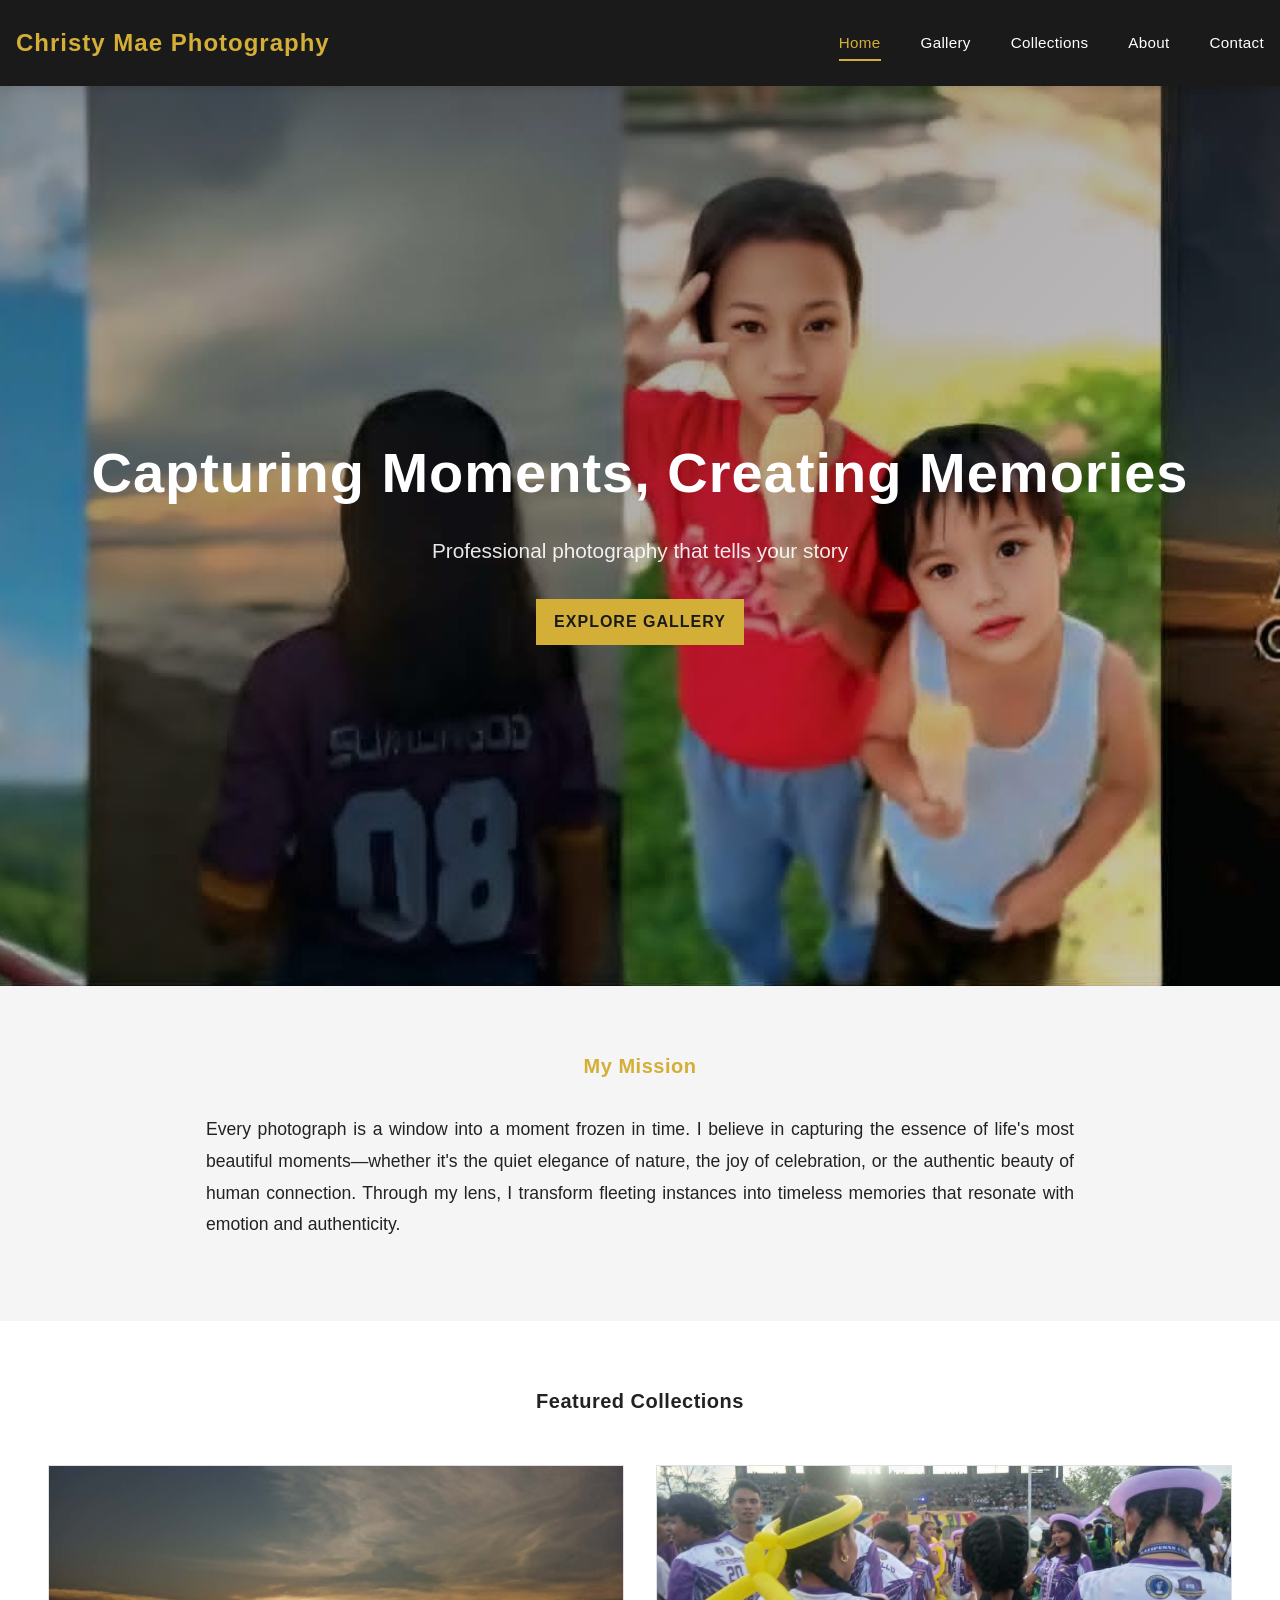
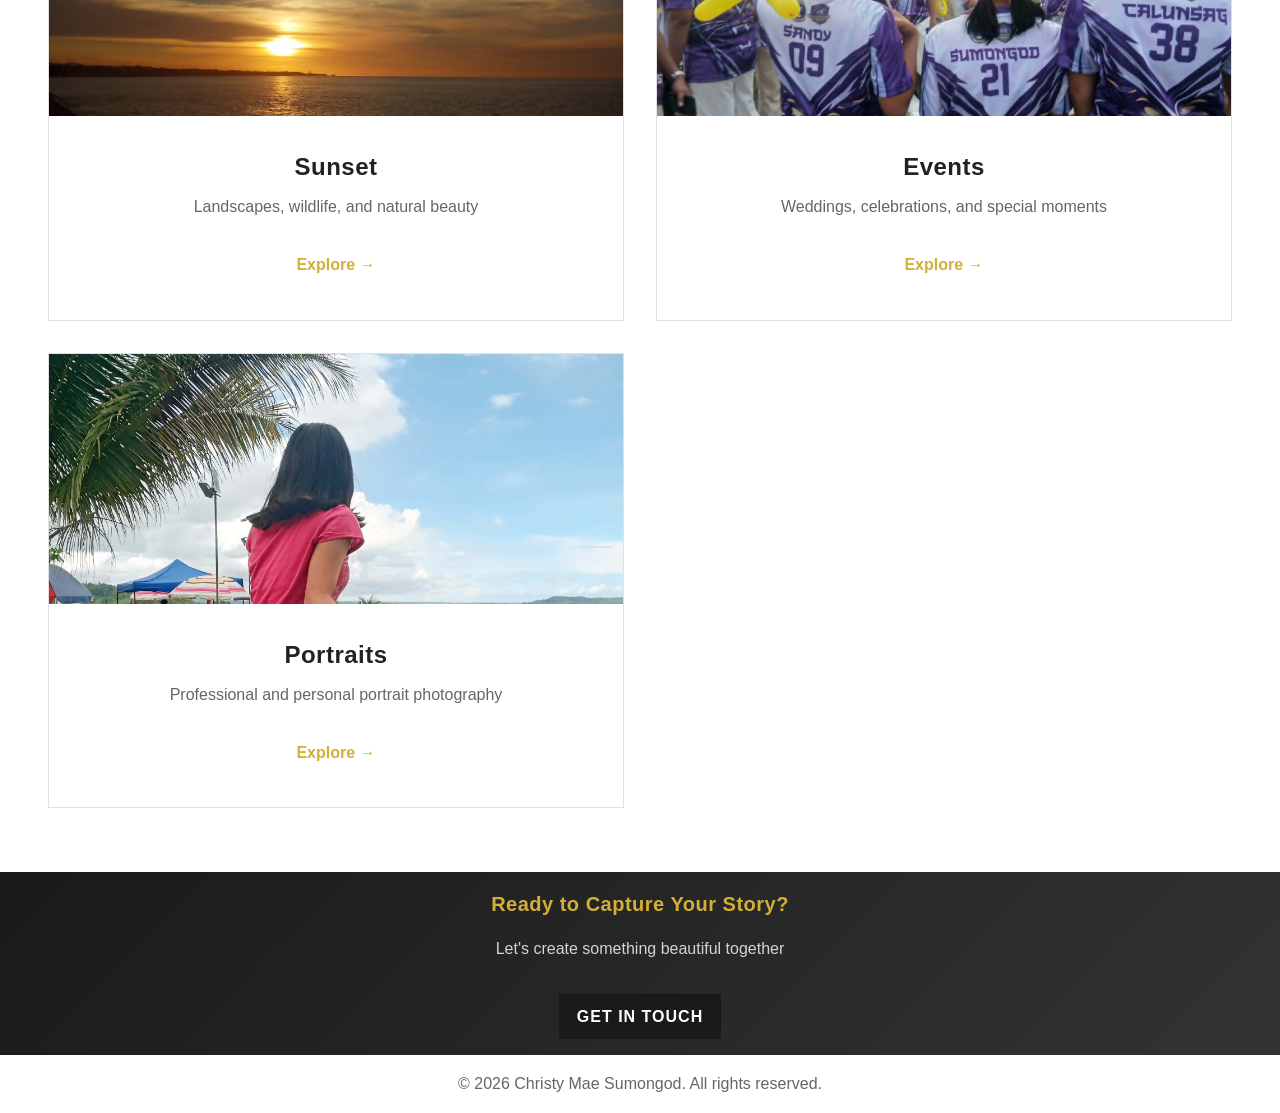
<file: index.html>
<!DOCTYPE html>
<html lang="en">
<head>
    <meta charset="UTF-8">
    <meta name="viewport" content="width=device-width, initial-scale=1.0">
    <title>Christy Mae Photography</title>

    <link rel="stylesheet" href="style.css">
</head>
<body>
    <!-- Navigation Header -->
     <!-- Hamburger Button -->

    <header class="header">
        <nav class="navbar">
            <div class="nav-container">
                <div class="logo">
                    <h1>Christy Mae Photography</h1>
                </div>

            <!-- HAMBURGER -->
<div class="hamburger" id="hamburger">
    ☰
</div>

                <ul class="nav-menu" id="navMenu">
                    <li><a href="index.html" class="nav-link active">Home</a></li>
                    <li><a href="gallery.html" class="nav-link">Gallery</a></li>
                    <li><a href="search-filter.html" class="nav-link">Collections</a></li>
                    <li><a href="about.html" class="nav-link">About</a></li>
                    <li><a href="contact.html" class="nav-link">Contact</a></li>
                </ul>
            </div>
        </nav>
    </header>

    <!-- Main Content -->
    <main class="main-content">
        <!-- Hero Banner -->
        <section class="hero">
            <img src="image.new.jpg" alt="Hero Banner" class="hero-image">
            <div class="hero-overlay">
                <div class="hero-text">
                    <h2>Capturing Moments, Creating Memories</h2>
                    <p>Professional photography that tells your story</p>
                    <a href="gallery.html" class="cta-button">Explore Gallery</a>
                </div>
            </div>
        </section>

        <!-- Mission Statement -->
        <section class="mission">
            <div class="container">
                <h2>My Mission</h2>
                <p>
                    Every photograph is a window into a moment frozen in time. I believe in capturing the essence of 
                    life's most beautiful moments—whether it's the quiet elegance of nature, the joy of celebration, 
                    or the authentic beauty of human connection. Through my lens, I transform fleeting instances into 
                    timeless memories that resonate with emotion and authenticity.
                </p>
            </div>
        </section>

        <!-- Featured Collections Preview -->
        <section class="featured-collections">
            <div class="container">
                <h2>Featured Collections</h2>
                <div class="collections-grid">
                    <!-- Nature Collection -->
                    <div class="collection-card">
                        <div class="collection-image">
                            <img src="sunset02.jpg" alt="Nature Collection">
                        </div>
                        <div class="collection-info">
                            <h3>Sunset</h3>
                            <p>Landscapes, wildlife, and natural beauty</p>
                            <a href="search-filter.html#nature" class="explore-link">Explore →</a>
                        </div>
                    </div>

                    <!-- Events Collection -->
                    <div class="collection-card">
                        <div class="collection-image">
                            <img src="school event.jpg" alt="Events Collection">
                        </div>
                        <div class="collection-info">
                            <h3>Events</h3>
                            <p>Weddings, celebrations, and special moments</p>
                            <a href="search-filter.html#events" class="explore-link">Explore →</a>
                        </div>
                    </div>

                    <!-- Portraits Collection -->
                    <div class="collection-card">
                        <div class="collection-image">
                            <img src="study.jpg" alt="Portraits Collection">
                        </div>
                        <div class="collection-info">
                            <h3>Portraits</h3>
                            <p>Professional and personal portrait photography</p>
                            <a href="search-filter.html#portraits" class="explore-link">Explore →</a>
                        </div>
                    </div>
                </div>
            </div>
        </section>

        <!-- Call to Action -->
        <section class="cta-section">
            <div class="container">
                <h2>Ready to Capture Your Story?</h2>
                <p>Let's create something beautiful together</p>
                <a href="contact.html" class="cta-button-dark">Get In Touch</a>
            </div>
        </section>
    </main>

    <!-- Footer -->
            <div class="footer-bottom">
                <p>&copy; 2026 Christy Mae Sumongod. All rights reserved.</p>
            </div>
        </div>
    </footer>
    <script src="nav.js"></script>
</body>
</html>
</file>
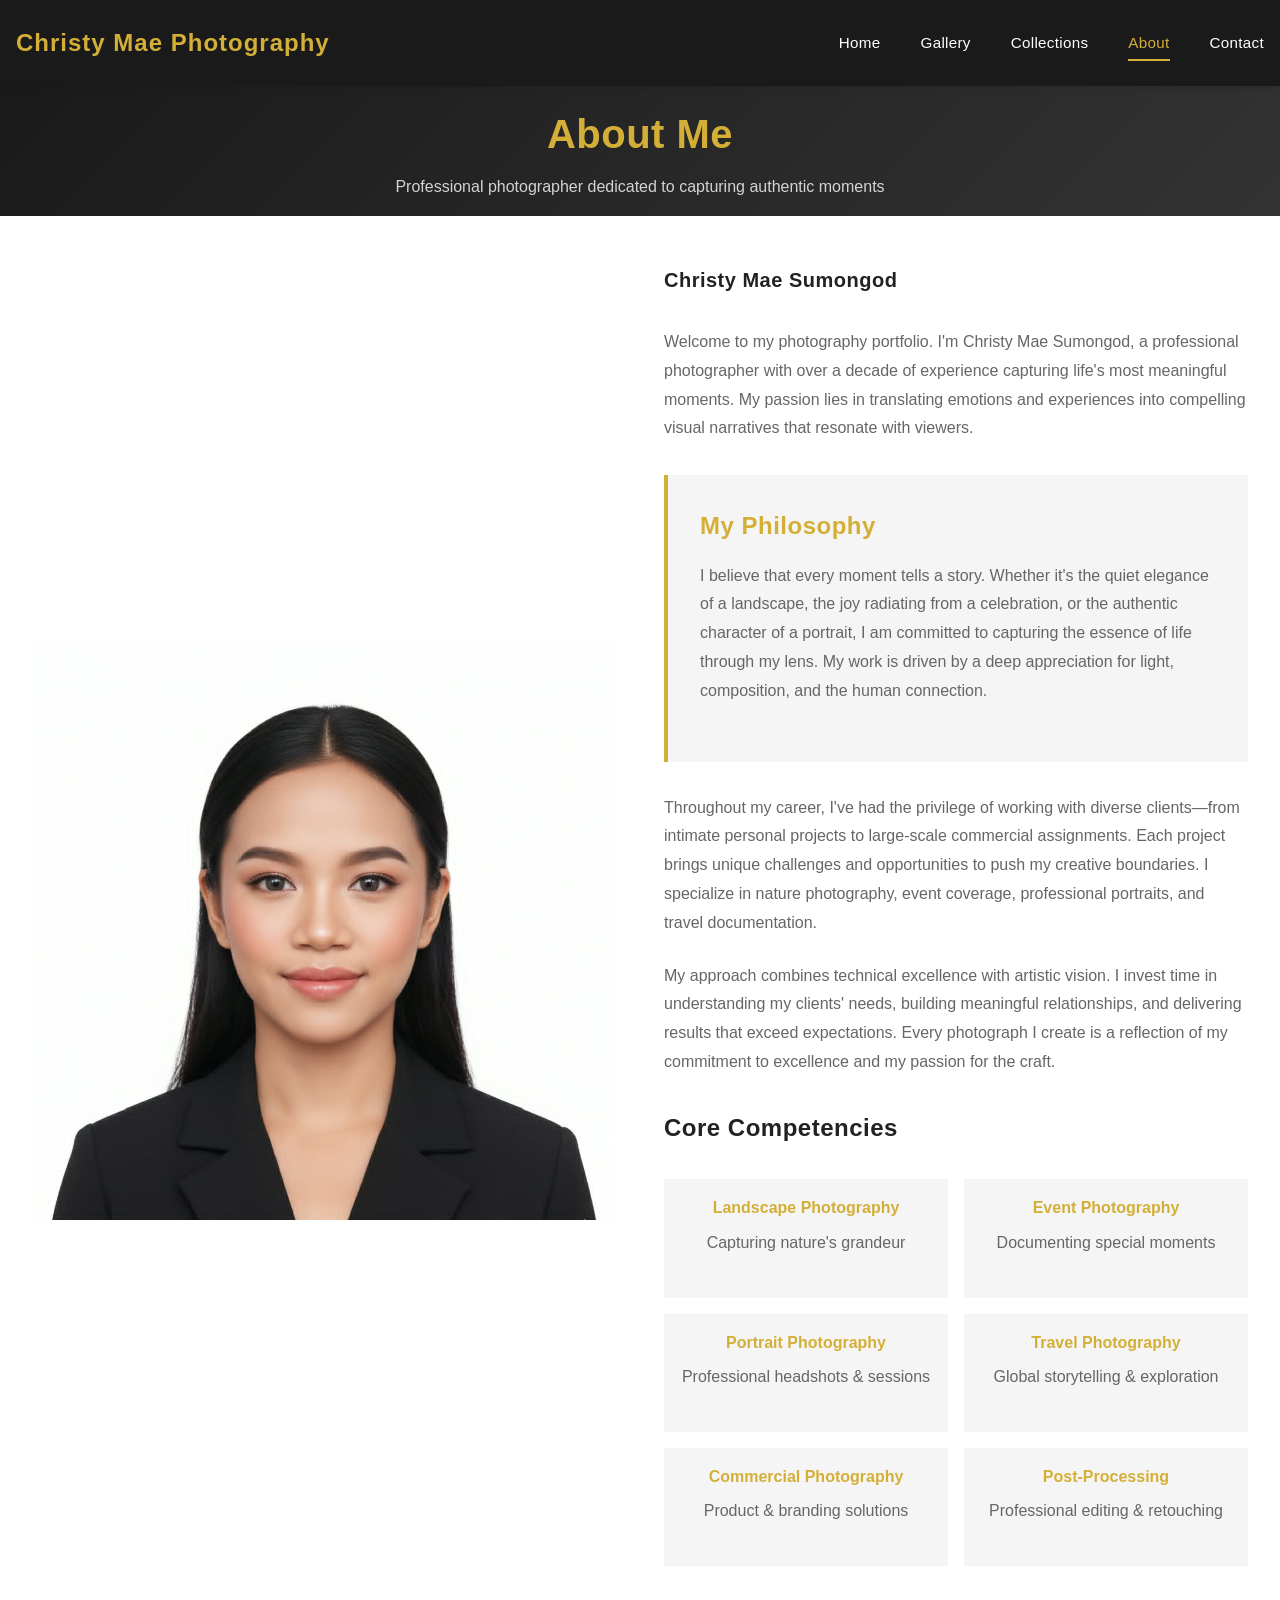
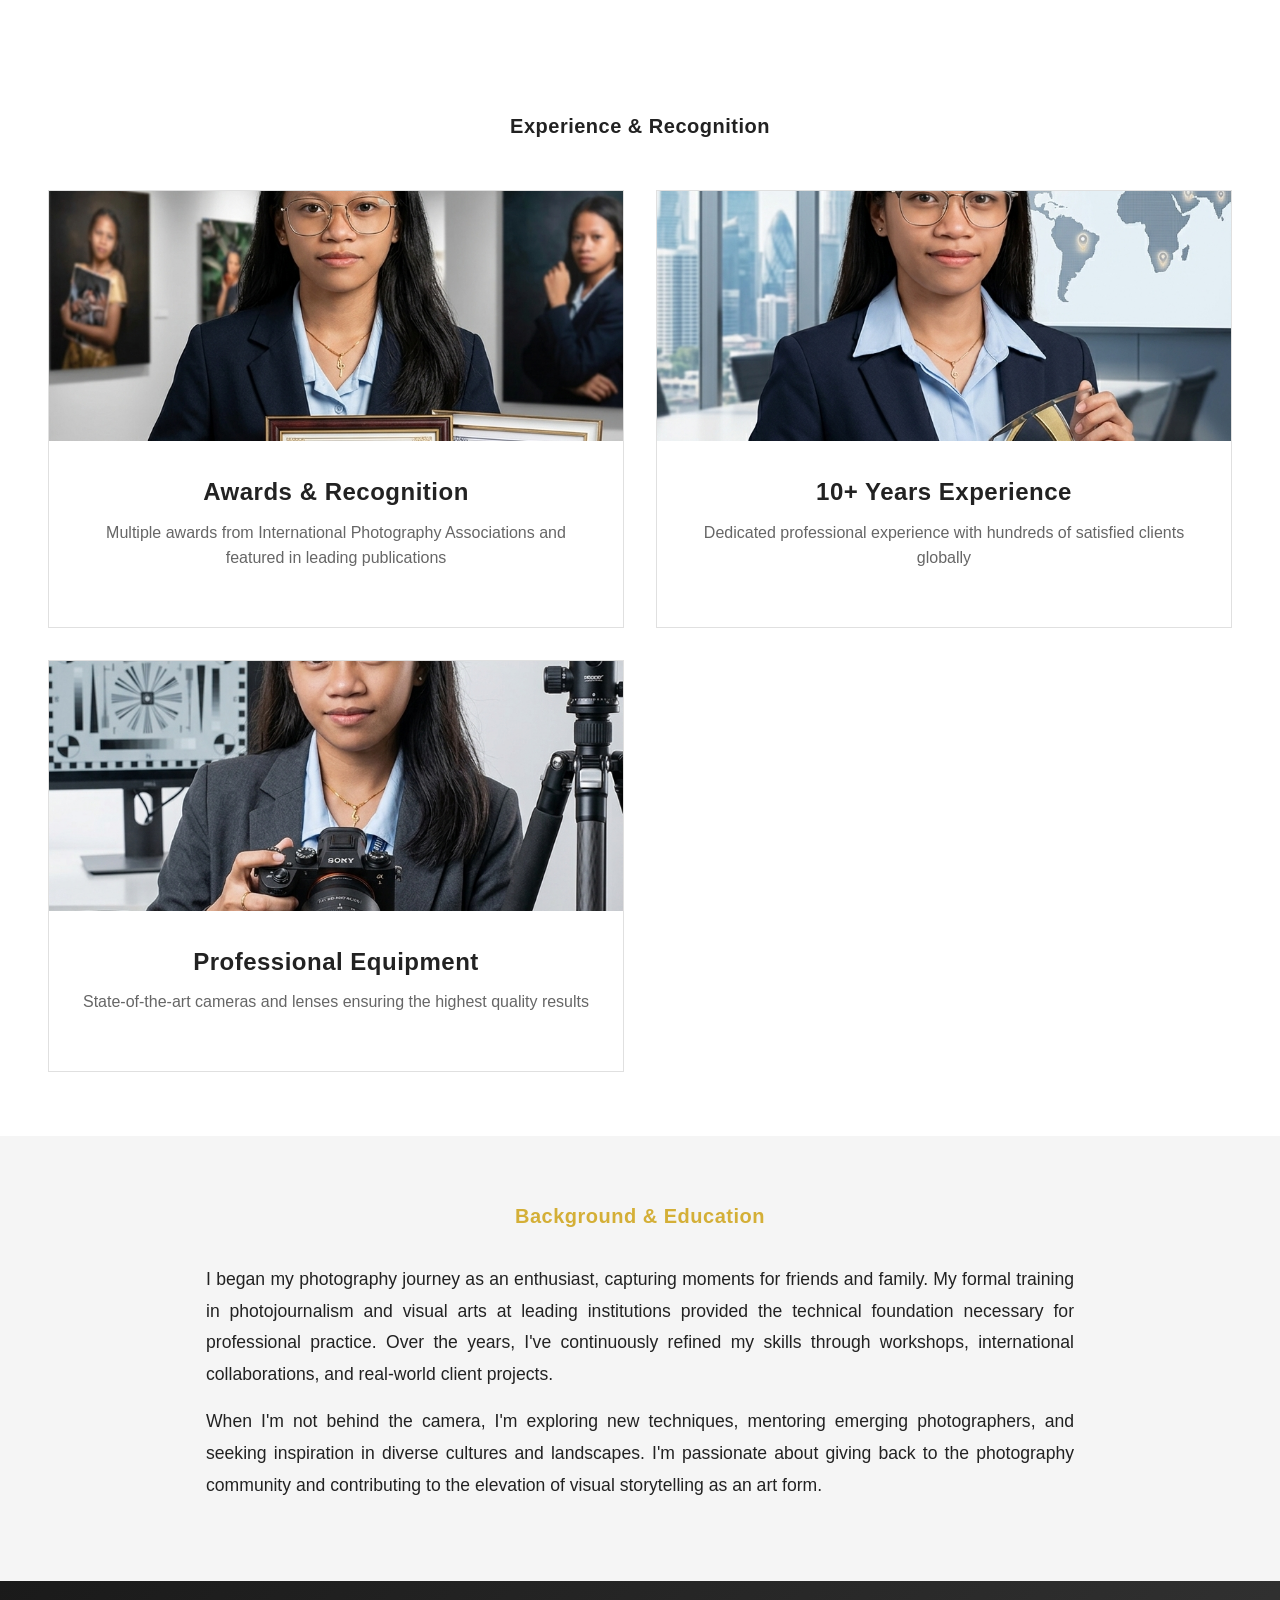
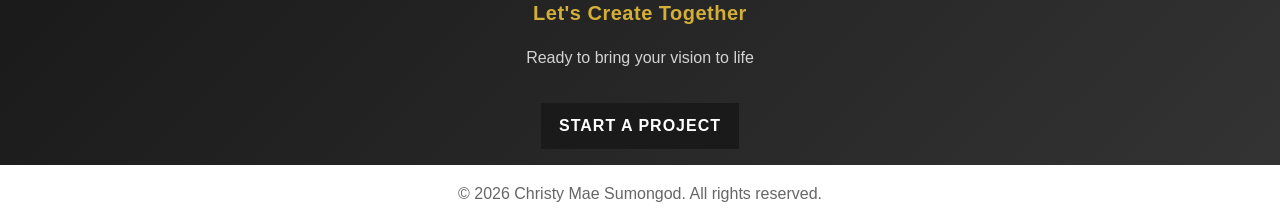
<file: about.html>
<!DOCTYPE html>
<html lang="en">
<head>
    <meta charset="UTF-8">
    <meta name="viewport" content="width=device-width, initial-scale=1.0">
    <title>About - Christy Mae Photography</title>
    <link rel="stylesheet" href="style.css">
</head>
<body>
    <!-- Navigation Header -->
      <!-- Hamburger Button -->

    <header class="header">
        <nav class="navbar">
            <div class="nav-container">
                <div class="logo">
                    <h1>Christy Mae Photography</h1>
                </div>

             

                              <!-- HAMBURGER -->
<div class="hamburger" id="hamburger">
    ☰
</div>

                <ul class="nav-menu" id="navMenu">
                    <li><a href="index.html" class="nav-link">Home</a></li>
                    <li><a href="gallery.html" class="nav-link">Gallery</a></li>
                    <li><a href="search-filter.html" class="nav-link">Collections</a></li>
                    <li><a href="about.html" class="nav-link active">About</a></li>
                    <li><a href="contact.html" class="nav-link">Contact</a></li>
                </ul>
            </div>
        </nav>
    </header>

    <!-- Main Content -->
    <main class="main-content">
        <!-- Page Header -->
        <section class="page-header">
            <h1>About Me</h1>
            <p>Professional photographer dedicated to capturing authentic moments</p>
        </section>

        <!-- About Section -->
        <section class="about-section">
            <div class="about-container">
                <!-- Image Column -->
                <div class="about-image">
                    <img src="download.jpg" alt="Christy Mae Sumongod">
                </div>

                <!-- Content Column -->
                <div class="about-content">
                    <h2>Christy Mae Sumongod</h2>
                    
                    <p>
                        Welcome to my photography portfolio. I'm Christy Mae Sumongod, a professional photographer 
                        with over a decade of experience capturing life's most meaningful moments. My passion lies in 
                        translating emotions and experiences into compelling visual narratives that resonate with viewers.
                    </p>

                    <!-- Highlight Box -->
                    <div class="about-highlight">
                        <h3>My Philosophy</h3>
                        <p>
                            I believe that every moment tells a story. Whether it's the quiet elegance of a landscape, 
                            the joy radiating from a celebration, or the authentic character of a portrait, I am committed 
                            to capturing the essence of life through my lens. My work is driven by a deep appreciation for 
                            light, composition, and the human connection.
                        </p>
                    </div>

                    <p>
                        Throughout my career, I've had the privilege of working with diverse clients—from intimate 
                        personal projects to large-scale commercial assignments. Each project brings unique challenges 
                        and opportunities to push my creative boundaries. I specialize in nature photography, event 
                        coverage, professional portraits, and travel documentation.
                    </p>

                    <p>
                        My approach combines technical excellence with artistic vision. I invest time in understanding 
                        my clients' needs, building meaningful relationships, and delivering results that exceed expectations. 
                        Every photograph I create is a reflection of my commitment to excellence and my passion for the craft.
                    </p>

                    <!-- Skills -->
                    <h3 style="margin-top: 2rem; margin-bottom: 1rem;">Core Competencies</h3>
                    <div class="skills-list">
                        <div class="skill-item">
                            <strong>Landscape Photography</strong>
                            <p>Capturing nature's grandeur</p>
                        </div>
                        <div class="skill-item">
                            <strong>Event Photography</strong>
                            <p>Documenting special moments</p>
                        </div>
                        <div class="skill-item">
                            <strong>Portrait Photography</strong>
                            <p>Professional headshots & sessions</p>
                        </div>
                        <div class="skill-item">
                            <strong>Travel Photography</strong>
                            <p>Global storytelling & exploration</p>
                        </div>
                        <div class="skill-item">
                            <strong>Commercial Photography</strong>
                            <p>Product & branding solutions</p>
                        </div>
                        <div class="skill-item">
                            <strong>Post-Processing</strong>
                            <p>Professional editing & retouching</p>
                        </div>
                    </div>
                </div>
            </div>
        </section>

        <!-- Experience & Credentials -->
        <section class="featured-collections">
            <div class="container">
                <h2>Experience & Recognition</h2>
                <div class="collections-grid">
                    <div class="collection-card">
                        <div class="collection-image">
                            <img src="img01.png" alt="Awards">
                        </div>
                        <div class="collection-info">
                            <h3>Awards & Recognition</h3>
                            <p>Multiple awards from International Photography Associations and featured in leading publications</p>
                        </div>
                    </div>

                    <div class="collection-card">
                        <div class="collection-image">
                            <img src="img03.png" alt="Experience">
                        </div>
                        <div class="collection-info">
                            <h3>10+ Years Experience</h3>
                            <p>Dedicated professional experience with hundreds of satisfied clients globally</p>
                        </div>
                    </div>

                    <div class="collection-card">
                        <div class="collection-image">
                            <img src="img.png" alt="Equipment">
                        </div>
                        <div class="collection-info">
                            <h3>Professional Equipment</h3>
                            <p>State-of-the-art cameras and lenses ensuring the highest quality results</p>
                        </div>
                    </div>
                </div>
            </div>
        </section>

        <!-- Additional Background -->
        <section class="mission">
            <div class="container">
                <h2>Background & Education</h2>
                <p>
                    I began my photography journey as an enthusiast, capturing moments for friends and family. 
                    My formal training in photojournalism and visual arts at leading institutions provided the technical 
                    foundation necessary for professional practice. Over the years, I've continuously refined my skills through 
                    workshops, international collaborations, and real-world client projects.
                </p>
                <p>
                    When I'm not behind the camera, I'm exploring new techniques, mentoring emerging photographers, 
                    and seeking inspiration in diverse cultures and landscapes. I'm passionate about giving back to the 
                    photography community and contributing to the elevation of visual storytelling as an art form.
                </p>
            </div>
        </section>

        <!-- Call to Action -->
        <section class="cta-section">
            <div class="container">
                <h2>Let's Create Together</h2>
                <p>Ready to bring your vision to life</p>
                <a href="contact.html" class="cta-button-dark">Start a Project</a>
            </div>
        </section>
    </main>

    <!-- Footer -->
            <div class="footer-bottom">
                <p>&copy; 2026 Christy Mae Sumongod. All rights reserved.</p>
            </div>
        </div>
    </footer>
    <script src="nav.js"></script>
</body>
</html>
</file>
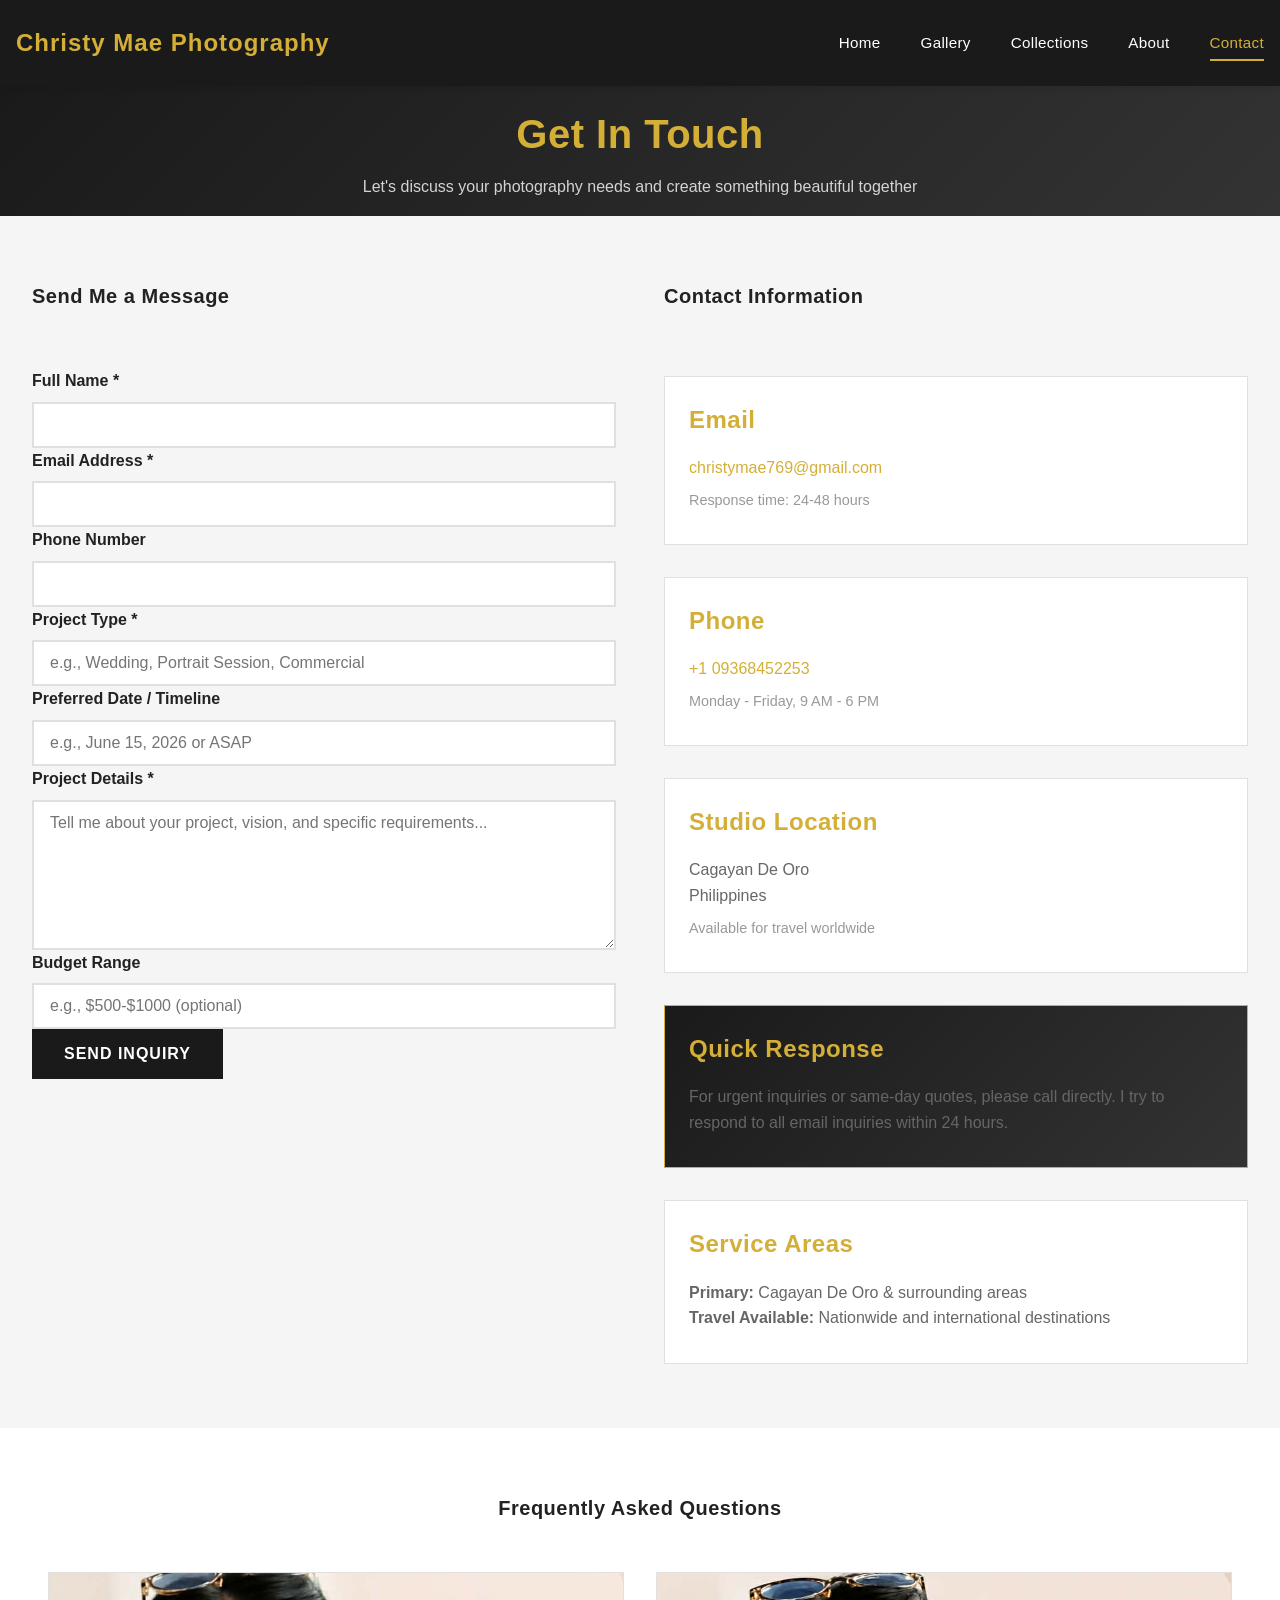
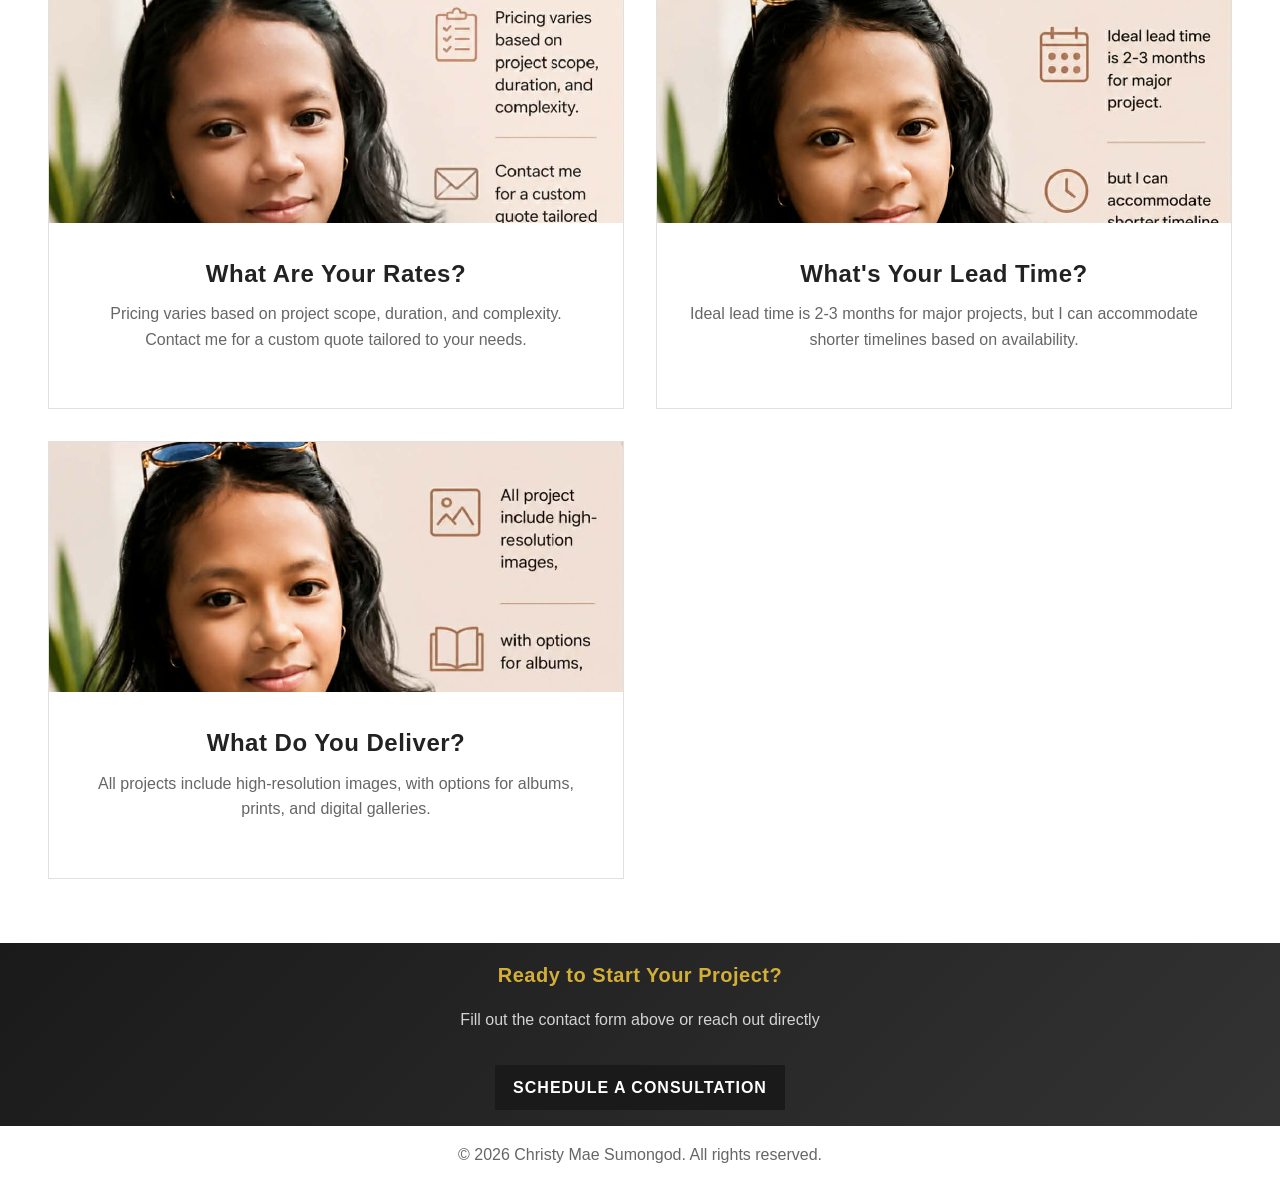
<file: contact.html>
<!DOCTYPE html>
<html lang="en">
<head>
    <meta charset="UTF-8">
    <meta name="viewport" content="width=device-width, initial-scale=1.0">
    <title>Contact - Christy Mae Photography</title>
    <link rel="stylesheet" href="style.css">
</head>
<body>
    <!-- Navigation Header -->
     <!-- Hamburger Button -->

    <header class="header">
        <nav class="navbar">
            <div class="nav-container">
                <div class="logo">
                    <h1>Christy Mae Photography</h1>
                </div>

            

                          <!-- HAMBURGER -->
<div class="hamburger" id="hamburger">
    ☰
</div>

                <ul class="nav-menu" id="navMenu">
                    <li><a href="index.html" class="nav-link">Home</a></li>
                    <li><a href="gallery.html" class="nav-link">Gallery</a></li>
                    <li><a href="search-filter.html" class="nav-link">Collections</a></li>
                    <li><a href="about.html" class="nav-link">About</a></li>
                    <li><a href="contact.html" class="nav-link active">Contact</a></li>
                </ul>
            </div>
        </nav>
    </header>

    <!-- Main Content -->
    <main class="main-content">
        <!-- Page Header -->
        <section class="page-header">
            <h1>Get In Touch</h1>
            <p>Let's discuss your photography needs and create something beautiful together</p>
        </section>

        <!-- Contact Section -->
        <section class="contact-section">
            <div class="contact-container">
                <!-- Contact Form -->
                <div class="contact-form">
                    <h2 style="text-align: left; margin-bottom: 2rem;">Send Me a Message</h2>
                    
                    <form>
                        <!-- Full Name -->
                        <div class="form-group">
                            <label for="name">Full Name *</label>
                            <input type="text" id="name" name="name" required>
                        </div>

                        <!-- Email -->
                        <div class="form-group">
                            <label for="email">Email Address *</label>
                            <input type="email" id="email" name="email" required>
                        </div>

                        <!-- Phone -->
                        <div class="form-group">
                            <label for="phone">Phone Number</label>
                            <input type="tel" id="phone" name="phone">
                        </div>

                        <!-- Project Type -->
                        <div class="form-group">
                            <label for="project">Project Type *</label>
                            <input type="text" id="project" name="project" placeholder="e.g., Wedding, Portrait Session, Commercial" required>
                        </div>

                        <!-- Event Date -->
                        <div class="form-group">
                            <label for="date">Preferred Date / Timeline</label>
                            <input type="text" id="date" name="date" placeholder="e.g., June 15, 2026 or ASAP">
                        </div>

                        <!-- Message -->
                        <div class="form-group">
                            <label for="message">Project Details *</label>
                            <textarea id="message" name="message" required placeholder="Tell me about your project, vision, and specific requirements..."></textarea>
                        </div>

                        <!-- Budget -->
                        <div class="form-group">
                            <label for="budget">Budget Range</label>
                            <input type="text" id="budget" name="budget" placeholder="e.g., $500-$1000 (optional)">
                        </div>

                        <!-- Submit Button -->
                        <button type="submit" class="form-button">Send Inquiry</button>
                    </form>
                </div>

                <!-- Contact Information -->
                <div class="contact-info">
                    <h2 style="text-align: left; margin-bottom: 2rem;">Contact Information</h2>

                    <!-- Email -->
                    <div class="info-block">
                        <h3>Email</h3>
                        <p>
                            <a href="email:christymae769@gmail.com" style="color: #d4af37;">christymae769@gmail.com</a>
                        </p>
                        <p style="font-size: 0.9rem; color: #999;">
                            Response time: 24-48 hours
                        </p>
                    </div>

                    <!-- Phone -->
                    <div class="info-block">
                        <h3>Phone</h3>
                        <p>
                            <a href="tel:09368452253" style="color: #d4af37;">+1 09368452253</a>
                        </p>
                        <p style="font-size: 0.9rem; color: #999;">
                            Monday - Friday, 9 AM - 6 PM
                        </p>
                    </div>

                    <!-- Location -->
                    <div class="info-block">
                        <h3>Studio Location</h3>
                        <p>
                            Cagayan De Oro<br>
                            Philippines
                        </p>
                        <p style="font-size: 0.9rem; color: #999;">
                            Available for travel worldwide
                        </p>
                    </div>
                    
                    <!-- Quick Response -->
                    <div class="info-block" style="background: linear-gradient(135deg, #1a1a1a 0%, #333333 100%); color: white; border: 1px solid #d4af37;">
                        <h3 style="color: #d4af37;">Quick Response</h3>
                        <p>
                            For urgent inquiries or same-day quotes, please call directly. I try to respond to all 
                            email inquiries within 24 hours.
                        </p>
                    </div>

                    <!-- Service Areas -->
                    <div class="info-block">
                        <h3>Service Areas</h3>
                        <p>
                            <strong>Primary:</strong> Cagayan De Oro & surrounding areas<br>
                            <strong>Travel Available:</strong> Nationwide and international destinations
                        </p>
                    </div>
                </div>
            </div>
        </section>

        <!-- FAQ / Additional Info -->
        <section class="featured-collections">
            <div class="container">
                <h2>Frequently Asked Questions</h2>
                <div class="collections-grid">
                    <div class="collection-card">
                        <div class="collection-image">
                            <img src="image.jpg" alt="Pricing">
                        </div>
                        <div class="collection-info">
                            <h3>What Are Your Rates?</h3>
                            <p>Pricing varies based on project scope, duration, and complexity. Contact me for a custom quote tailored to your needs.</p>
                        </div>
                    </div>

                    <div class="collection-card">
                        <div class="collection-image">
                            <img src="image1.jpg" alt="Timeline">
                        </div>
                        <div class="collection-info">
                            <h3>What's Your Lead Time?</h3>
                            <p>Ideal lead time is 2-3 months for major projects, but I can accommodate shorter timelines based on availability.</p>
                        </div>
                    </div>

                    <div class="collection-card">
                        <div class="collection-image">
                            <img src="image2.jpg" alt="Deliverables">
                        </div>
                        <div class="collection-info">
                            <h3>What Do You Deliver?</h3>
                            <p>All projects include high-resolution images, with options for albums, prints, and digital galleries.</p>
                        </div>
                    </div>
                </div>
            </div>
        </section>

        <!-- Call to Action -->
        <section class="cta-section">
            <div class="container">
                <h2>Ready to Start Your Project?</h2>
                <p>Fill out the contact form above or reach out directly</p>
                <a href="#" class="cta-button-dark">Schedule a Consultation</a>
            </div>
        </section>
    </main>

    <!-- Footer -->
            <div class="footer-bottom">
                <p>&copy; 2026 Christy Mae Sumongod. All rights reserved.</p>
            </div>
        </div>
    </footer>
    <script src="nav.js"></script>
</body>
</html>
</file>
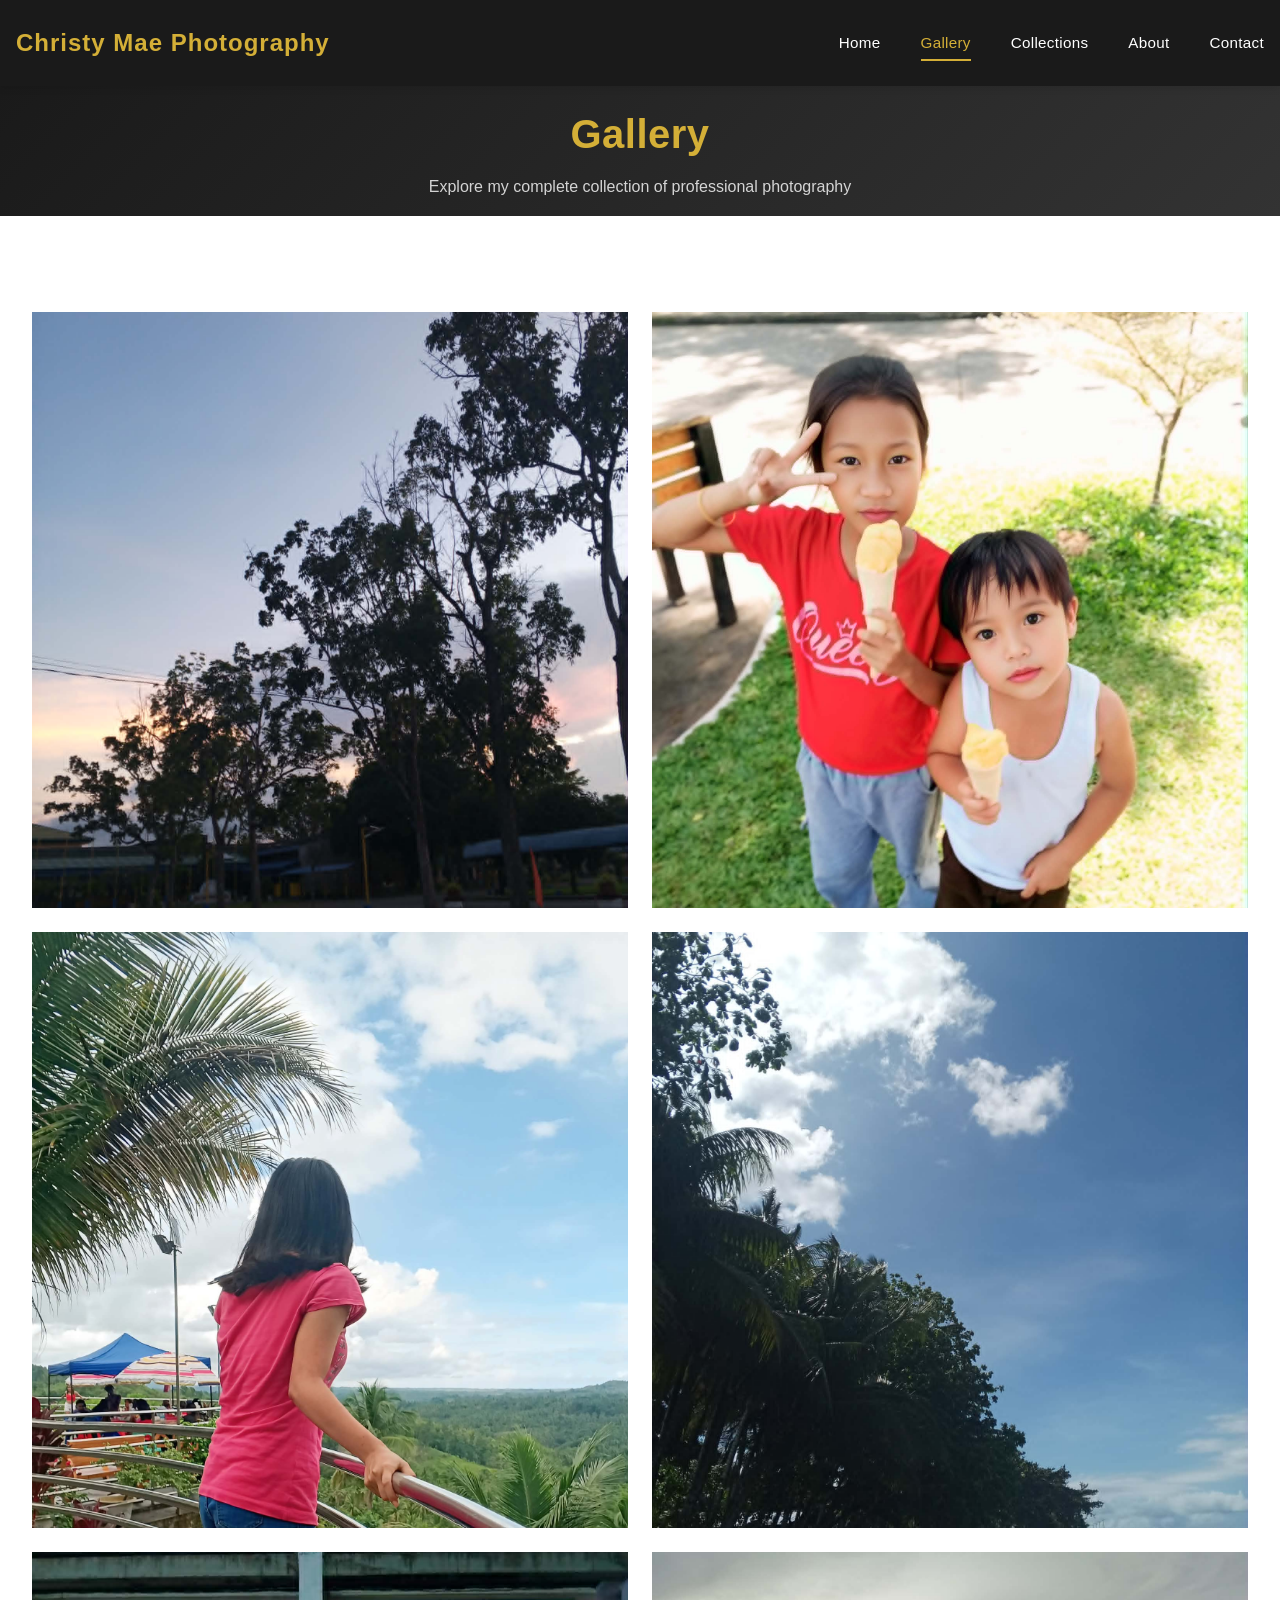
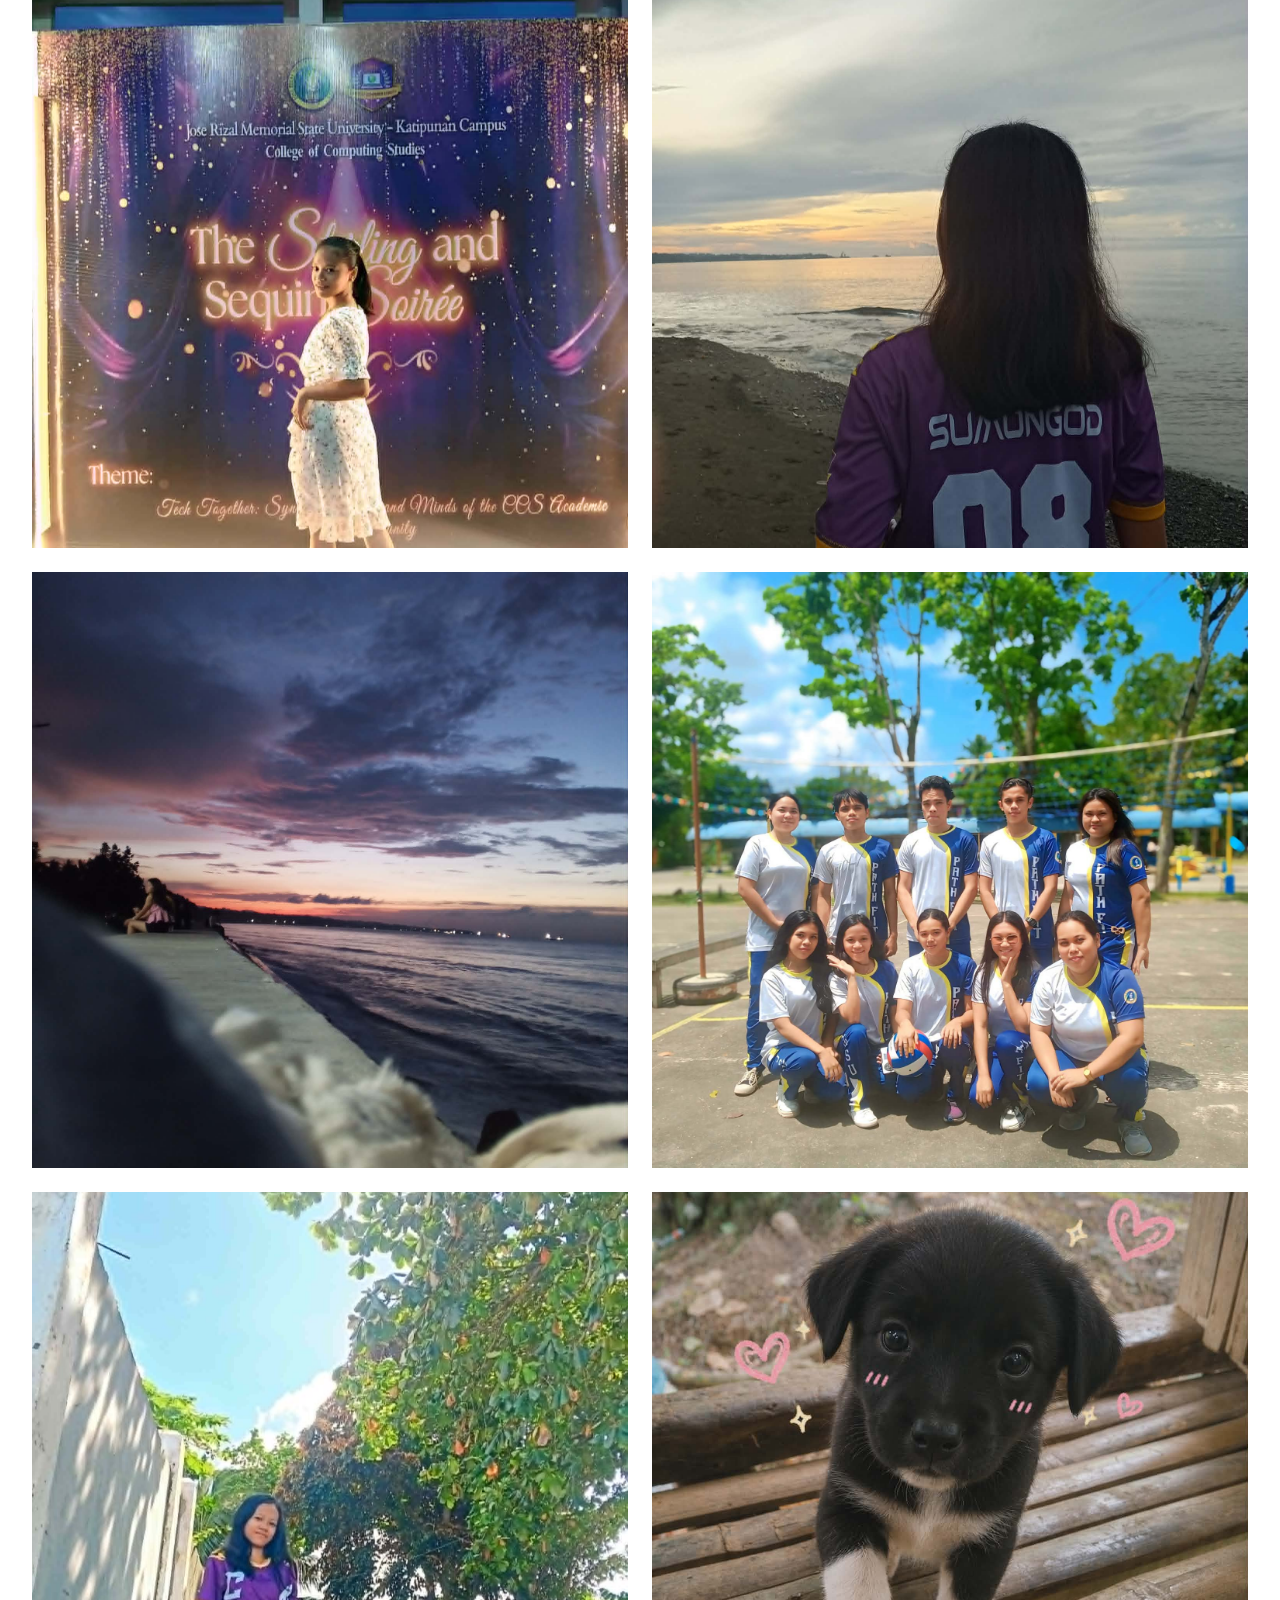
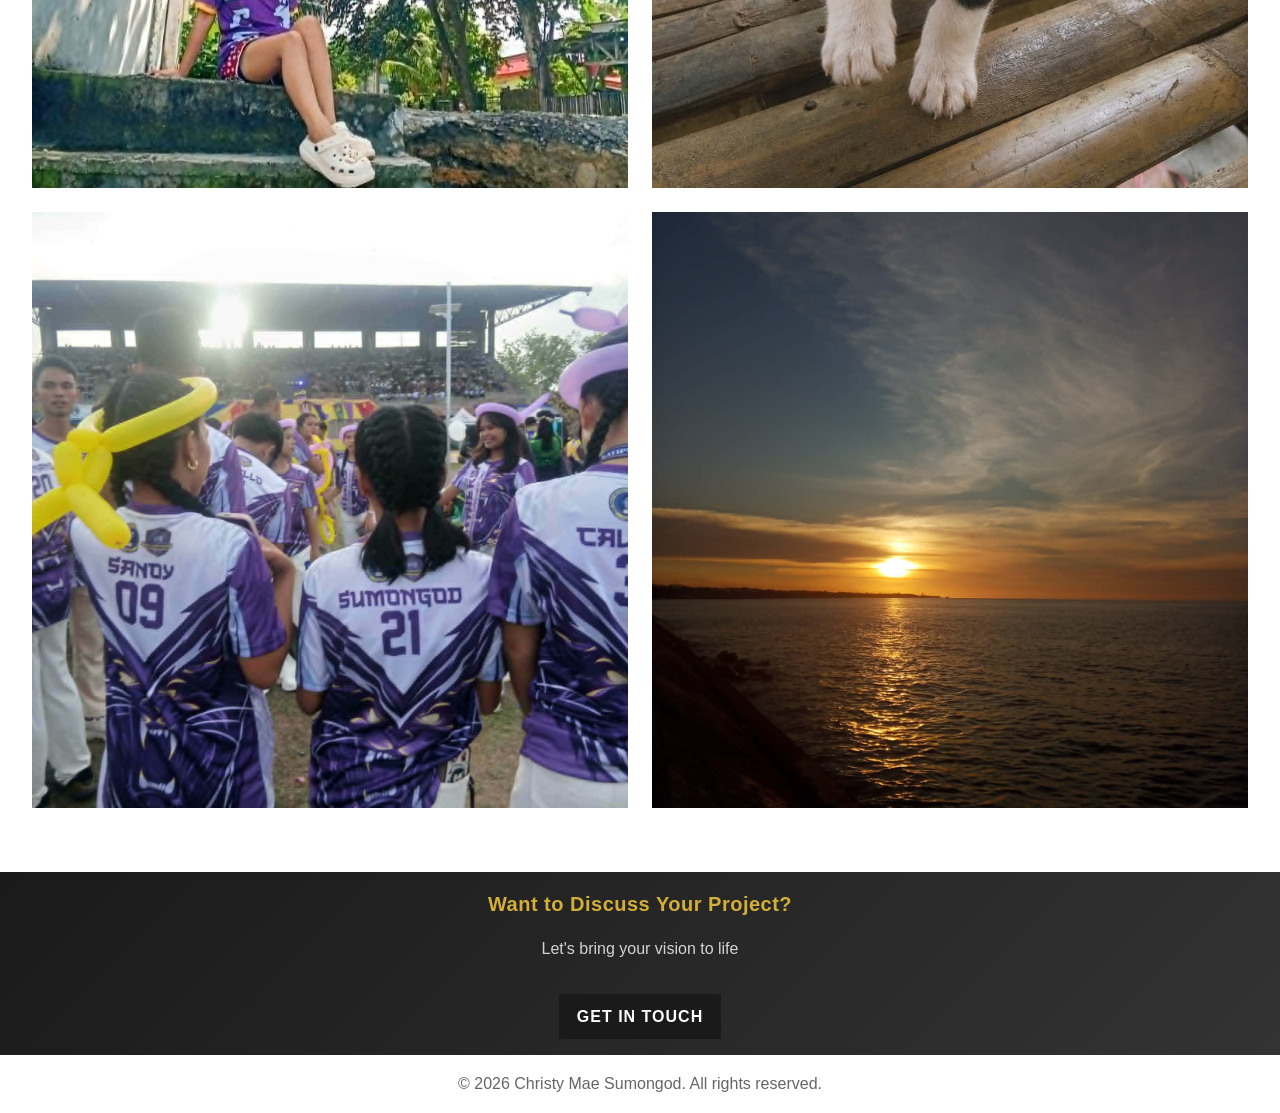
<file: gallery.html>
<!DOCTYPE html>
<html lang="en">
<head>
    <meta charset="UTF-8">
    <meta name="viewport" content="width=device-width, initial-scale=1.0">
    <title>Gallery - Christy Mae Photography</title>
    <link rel="stylesheet" href="style.css">
</head>
<body>
    <!-- Navigation Header -->
      <!-- Hamburger Button -->

    <header class="header">
        <nav class="navbar">
            <div class="nav-container">
                <div class="logo">
                    <h1>Christy Mae Photography</h1>
                </div>

              

                          <!-- HAMBURGER -->
<div class="hamburger" id="hamburger">
    ☰
</div>

                <ul class="nav-menu" id="navMenu">
                    <li><a href="index.html" class="nav-link">Home</a></li>
                    <li><a href="gallery.html" class="nav-link active">Gallery</a></li>
                    <li><a href="search-filter.html" class="nav-link">Collections</a></li>
                    <li><a href="about.html" class="nav-link">About</a></li>
                    <li><a href="contact.html" class="nav-link">Contact</a></li>
                </ul>
            </div>
        </nav>
    </header>

    <!-- Main Content -->
    <main class="main-content">
        <!-- Page Header -->
        <section class="page-header">
            <h1>Gallery</h1>
            <p>Explore my complete collection of professional photography</p>
        </section>

        <!-- Gallery Section -->
        <section class="gallery-section">
            <div class="gallery-container">
                <div class="gallery-grid">
                    <!-- Gallery Item 1 -->
                    <div class="gallery-item">
                        <img src="school.jpg" alt="school portrait">
                        <div class="gallery-overlay">
                            <div class="gallery-caption">
                                <h3>school shot</h3>
                            </div>
                        </div>
                    </div>

                    <!-- Gallery Item 2 -->
                    <div class="gallery-item">
                        <img src="moment of joy.jpg" alt="Wedding Ceremony">
                        <div class="gallery-overlay">
                            <div class="gallery-caption">
                                <h3>Moments of Joy</h3>
                            </div>
                        </div>
                    </div>

                    <!-- Gallery Item 3 -->
                    <div class="gallery-item">
                        <img src="study.jpg" alt="Professional Portrait">
                        <div class="gallery-overlay">
                            <div class="gallery-caption">
                                <h3>Nice View</h3>
                            </div>
                        </div>
                    </div>

                    <!-- Gallery Item 4 -->
                    <div class="gallery-item">
                        <img src="wood.jpg" alt="Forest Path">
                        <div class="gallery-overlay">
                            <div class="gallery-caption">
                                <h3>Into the Woods</h3>
                            </div>
                        </div>
                    </div>

                    <!-- Gallery Item 5 -->
                    <div class="gallery-item">
                        <img src="image01.jpg" alt="Party Celebration">
                        <div class="gallery-overlay">
                            <div class="gallery-caption">
                                <h3>Celebration Night</h3>
                            </div>
                        </div>
                    </div>

                    <!-- Gallery Item 6 -->
                    <div class="gallery-item">
                        <img src="sea.jpg" alt="Headshot">
                        <div class="gallery-overlay">
                            <div class="gallery-caption">
                                <h3>beautiful seascape</h3>
                            </div>
                        </div>
                    </div>

                    <!-- Gallery Item 7 -->
                    <div class="gallery-item">
                        <img src="sunset.jpg" alt="Sunset Beach">
                        <div class="gallery-overlay">
                            <div class="gallery-caption">
                                <h3>Golden Hour Bliss</h3>
                            </div>
                        </div>
                    </div>

                    <!-- Gallery Item 8 -->
                    <div class="gallery-item">
                        <img src="love and joy.jpg" alt="Love and Joy Shoot">
                        <div class="gallery-overlay">
                            <div class="gallery-caption">
                                <h3>Love in Focus</h3>
                            </div>
                        </div>
                    </div>

                    <!-- Gallery Item 9 -->
                    <div class="gallery-item">
                        <img src="fashion.jpg" alt="Fashion Portrait">
                        <div class="gallery-overlay">
                            <div class="gallery-caption">
                                <h3>Fashion Forward</h3>
                            </div>
                        </div>
                    </div>

                    <!-- Gallery Item 10 -->
                    <div class="gallery-item">
                        <img src="animal.jpg" alt="cute Photography">
                        <div class="gallery-overlay">
                            <div class="gallery-caption">
                                <h3>Cute Wonder</h3>
                            </div>
                        </div>
                    </div>

                    <!-- Gallery Item 11 -->
                    <div class="gallery-item">
                        <img src="school event.jpg" alt="School Events">
                        <div class="gallery-overlay">
                            <div class="gallery-caption">
                                <h3>School Events</h3>
                            </div>
                        </div>
                    </div>

                    <!-- Gallery Item 12 -->
                    <div class="gallery-item">
                        <img src="sunset02.jpg" alt="sunset Photography">
                        <div class="gallery-overlay">
                            <div class="gallery-caption">
                                <h3>Beautiful Sunset</h3>
                            </div>
                        </div>
                    </div>
                </div>
            </div>
        </section>

        <!-- Call to Action -->
        <section class="cta-section">
            <div class="container">
                <h2>Want to Discuss Your Project?</h2>
                <p>Let's bring your vision to life</p>
                <a href="contact.html" class="cta-button-dark">Get In Touch</a>
            </div>
        </section>
    </main>

        <!-- Footer -->
            <div class="footer-bottom">
                <p>&copy; 2026 Christy Mae Sumongod. All rights reserved.</p>
            </div>
        </div>
    </footer>
   <script src="nav.js"></script>
</body>
</html>
</file>
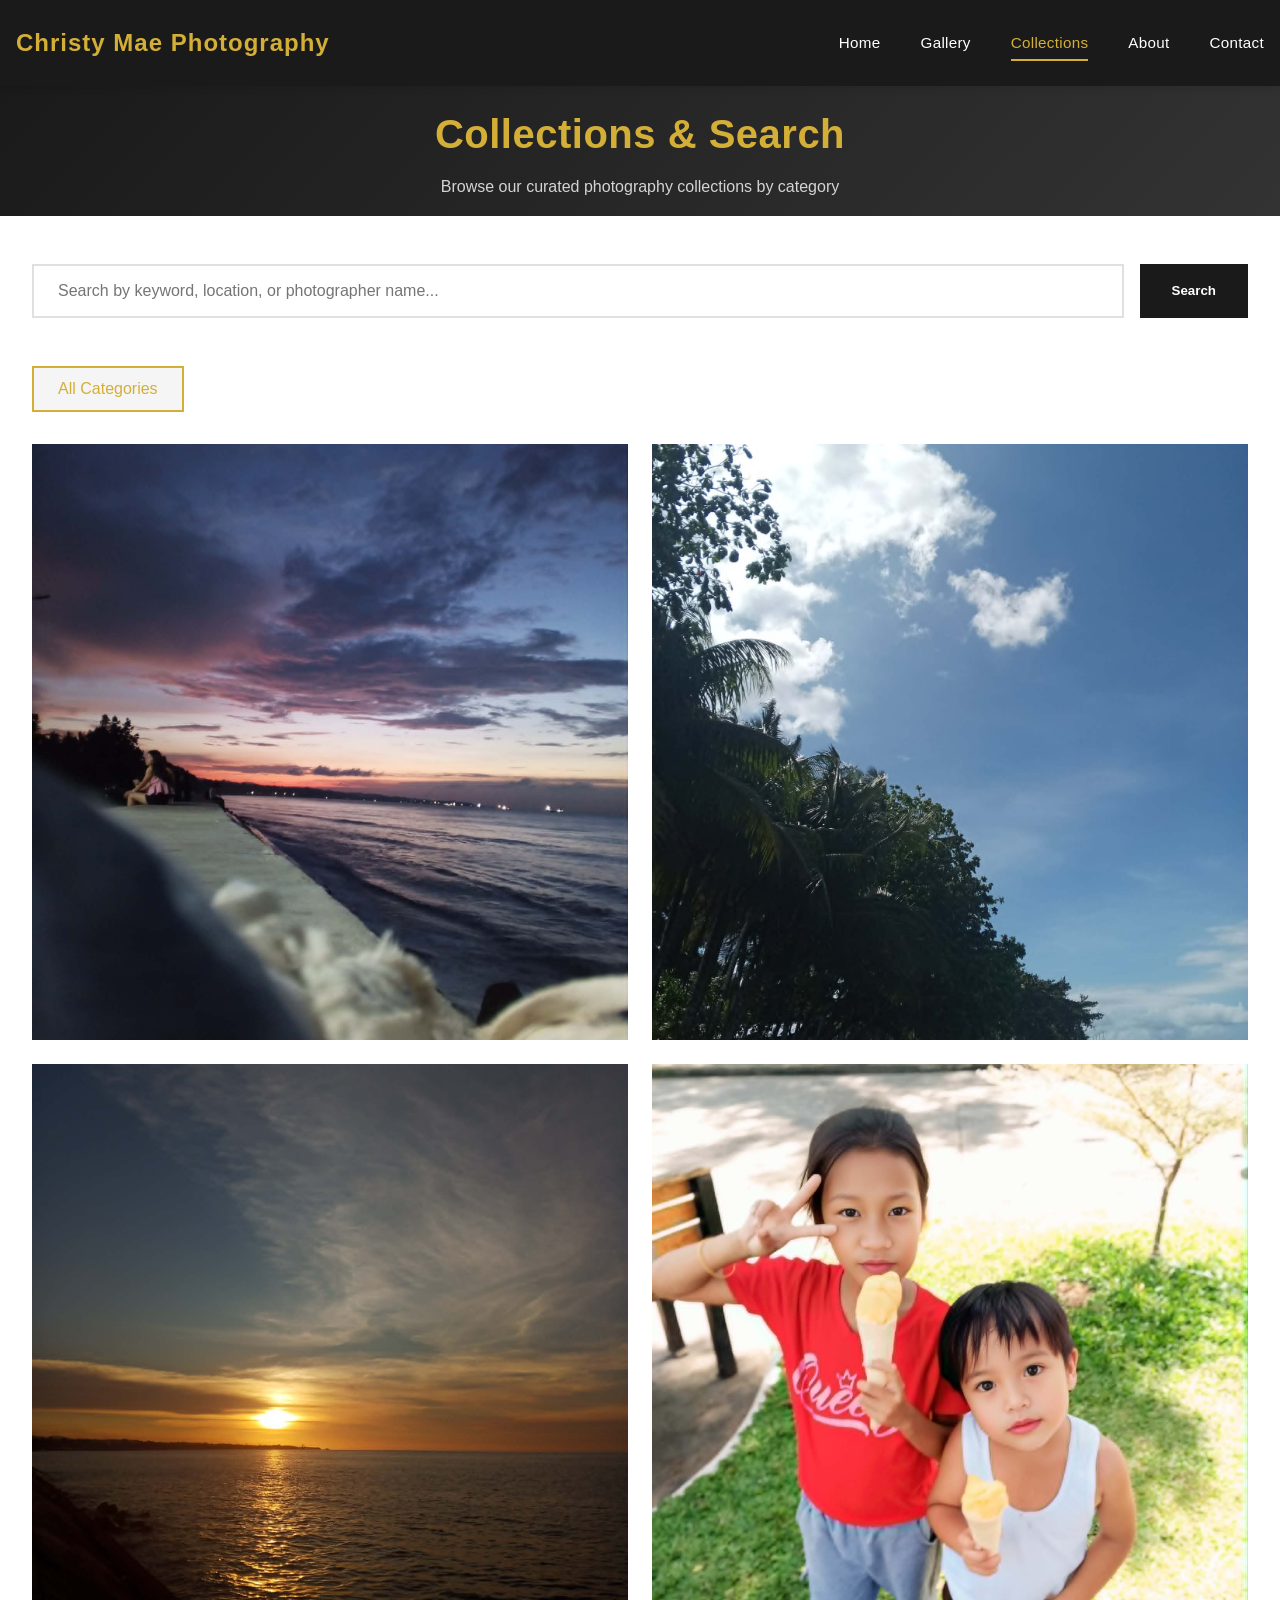
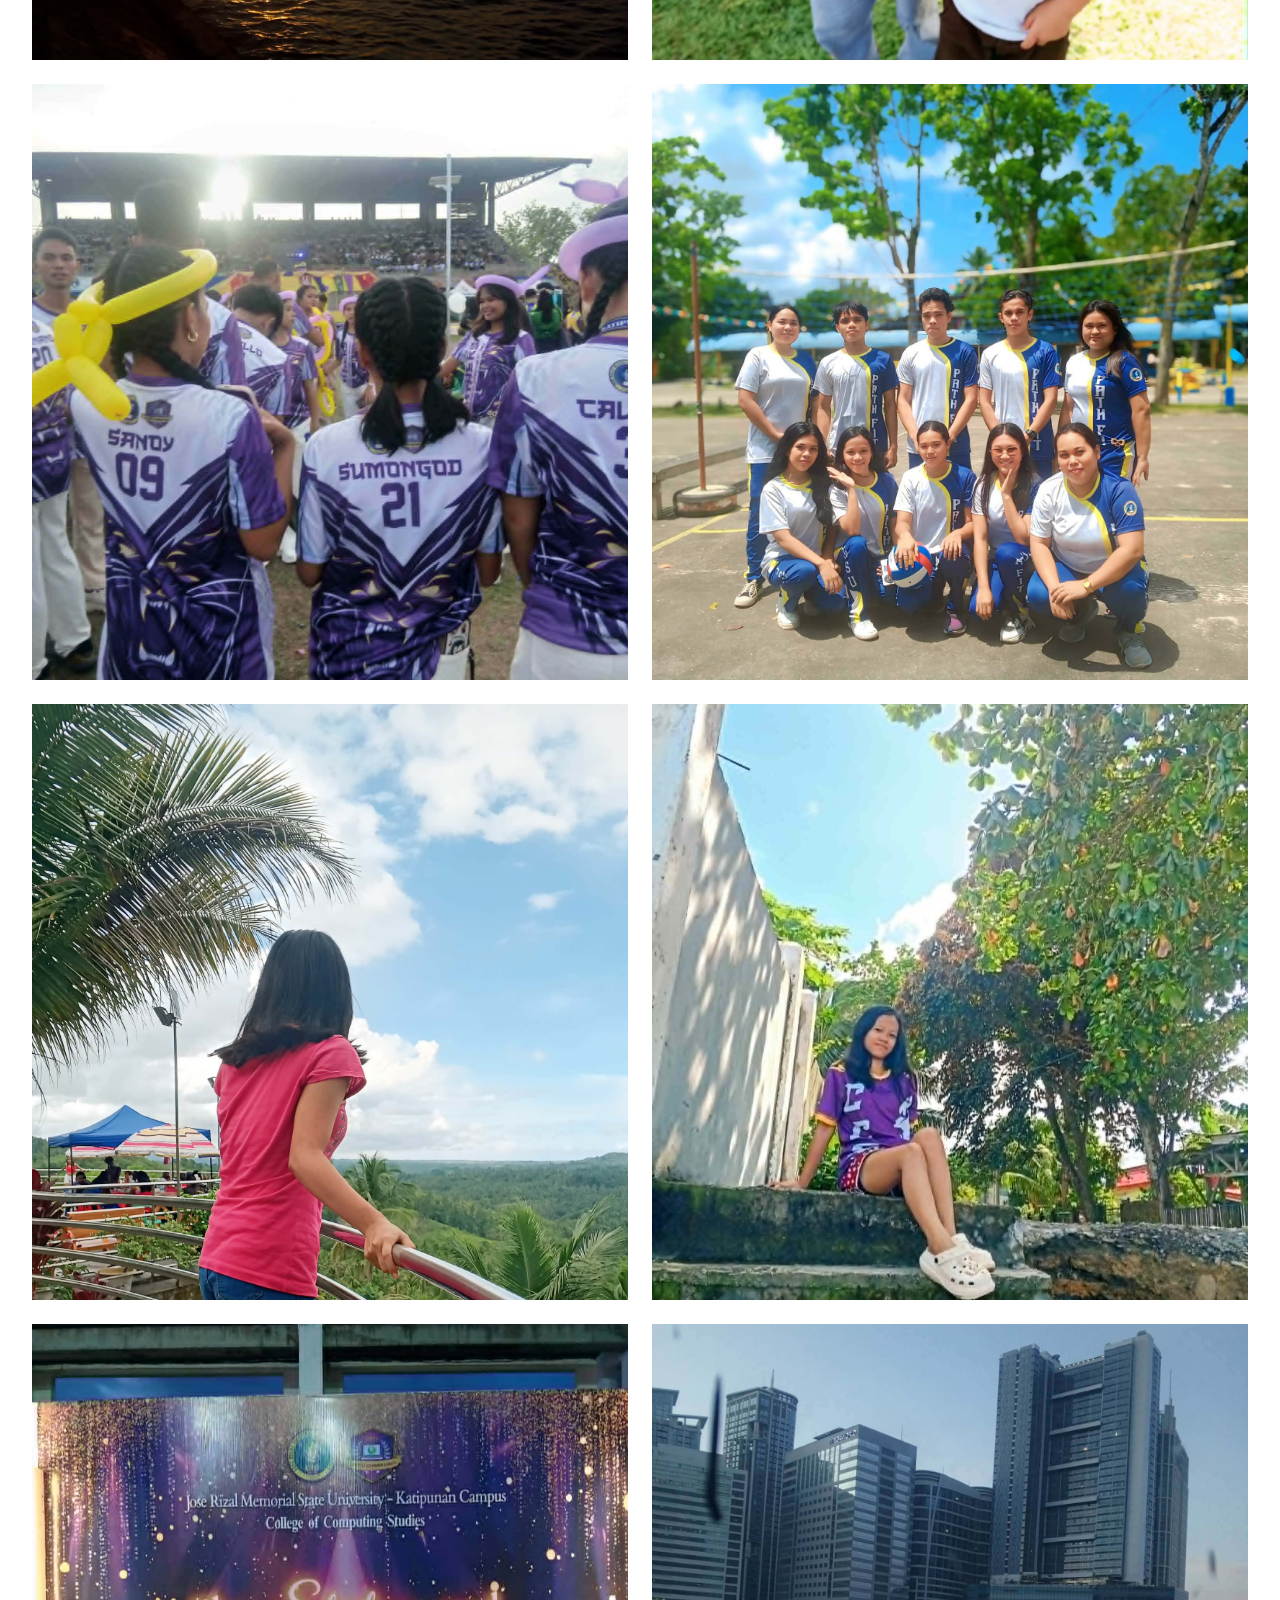
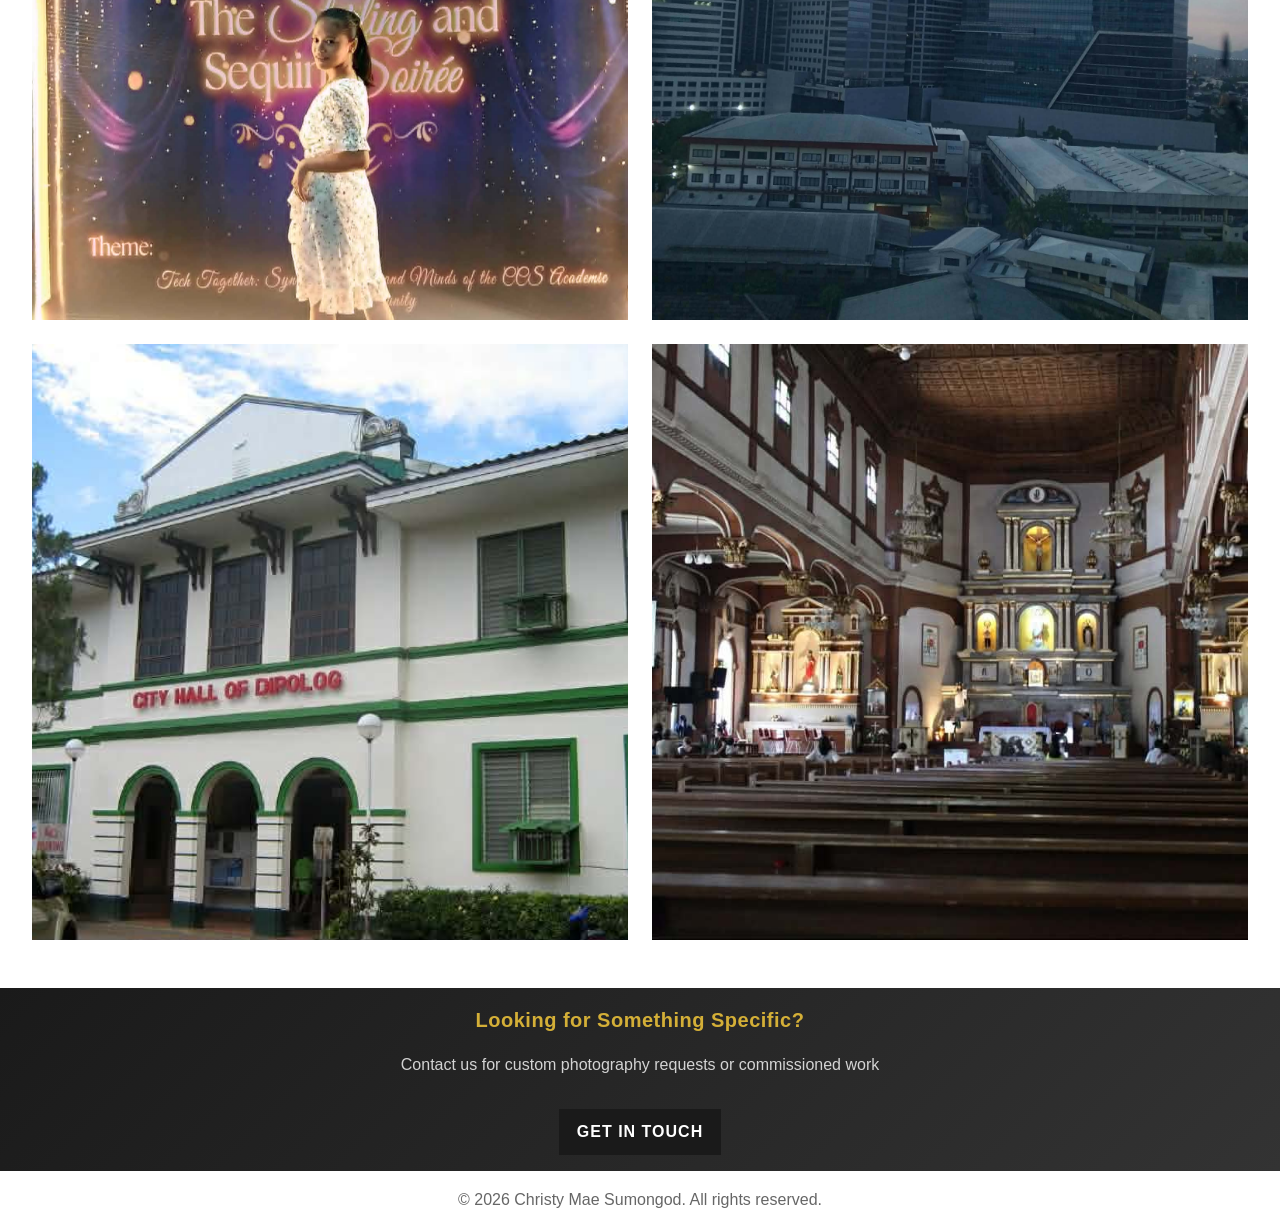
<file: search-filter.html>
<!DOCTYPE html>
<html lang="en">
<head>
    <meta charset="UTF-8">
    <meta name="viewport" content="width=device-width, initial-scale=1.0">
    <title>Collections - Christy Mae Photography</title>
    <link rel="stylesheet" href="style.css">
</head>
<body>
    <!-- Navigation Header -->
      <!-- Hamburger Button -->

    <header class="header">
        <nav class="navbar">
            <div class="nav-container">
                <div class="logo">
                    <h1>Christy Mae Photography</h1>
                </div>

                          <!-- HAMBURGER -->
<div class="hamburger" id="hamburger">
    ☰
</div>

                <ul class="nav-menu" id="navMenu">
                    <li><a href="index.html" class="nav-link">Home</a></li>
                    <li><a href="gallery.html" class="nav-link">Gallery</a></li>
                    <li><a href="search-filter.html" class="nav-link active">Collections</a></li>
                    <li><a href="about.html" class="nav-link">About</a></li>
                    <li><a href="contact.html" class="nav-link">Contact</a></li>
                </ul>
            </div>
        </nav>
    </header>

    <!-- Main Content -->
    <main class="main-content">
        <!-- Page Header -->
        <section class="page-header">
            <h1>Collections & Search</h1>
            <p>Browse our curated photography collections by category</p>
        </section>

        <!-- Search and Filter Section -->
        <section class="search-section">
            <div class="search-container">
                <!-- Search Bar -->
                <div class="search-bar">
                    <input type="text" class="search-input" placeholder="Search by keyword, location, or photographer name...">
                    <button class="search-button">Search</button>
                </div>

                <!-- Filter Badges -->
                <div class="filters">
                    <div class="filter-badge active" id="nature">All Categories</div>
                </div>

                <!-- Filtered Gallery Grid -->
                <div class="filtered-gallery">
                    <!-- Nature Category Items -->
                    <div class="filtered-item">
                        <img src="sunset.jpg" alt="Mountain Landscape">
                        <div class="filtered-overlay">
                            <div class="overlay-text">
                                <h3>Beautiful Sunset</h3>
                                <p>Nature Collection</p>
                            </div>
                        </div>
                    </div>

                    <div class="filtered-item">
                        <img src="wood.jpg" alt="Forest Trail">
                        <div class="filtered-overlay">
                            <div class="overlay-text">
                                <h3>Into the Woods</h3>
                                <p>Nature Collection</p>
                            </div>
                        </div>
                    </div>

                    <div class="filtered-item">
                        <img src="sunset02.jpg" alt="Beach Sunset">
                        <div class="filtered-overlay">
                            <div class="overlay-text">
                                <h3>Golden Hour Bliss</h3>
                                <p>Nature Collection</p>
                            </div>
                        </div>
                    </div>

                    <!-- Events Category Items -->
                    <div class="filtered-item">
                        <img src="moment of joy.jpg" alt="Wedding Ceremony">
                        <div class="filtered-overlay">
                            <div class="overlay-text">
                                <h3>Moments of Joy</h3>
                                <p>Events Collection</p>
                            </div>
                        </div>
                    </div>

                    <div class="filtered-item">
                        <img src="school event.jpg" alt="Party Celebration">
                        <div class="filtered-overlay">
                            <div class="overlay-text">
                                <h3>Celebration Night</h3>
                                <p>Events Collection</p>
                            </div>
                        </div>
                    </div>

                    <div class="filtered-item">
                        <img src="love and joy.jpg" alt="children Shoot">
                        <div class="filtered-overlay">
                            <div class="overlay-text">
                                <h3>Love in Focus</h3>
                                <p>Events Collection</p>
                            </div>
                        </div>
                    </div>

                    <!-- Portraits Category Items -->
                    <div class="filtered-item">
                        <img src="study.jpg" alt="Professional Portrait">
                        <div class="filtered-overlay">
                            <div class="overlay-text">
                                <h3>Nice View</h3>
                                <p>Portraits Collection</p>
                            </div>
                        </div>
                    </div>

                    <div class="filtered-item">
                        <img src="fashion.jpg" alt="Headshot">
                        <div class="filtered-overlay">
                            <div class="overlay-text">
                                <h3>Relaxing Sea</h3>
                                <p>Portraits Collection</p>
                            </div>
                        </div>
                    </div>

                    <div class="filtered-item">
                        <img src="image01.jpg" alt="Fashion Portrait">
                        <div class="filtered-overlay">
                            <div class="overlay-text">
                                <h3>Fashion Forward</h3>
                                <p>Portraits Collection</p>
                            </div>
                        </div>
                    </div>

                    <!-- Architecture Category Items -->
                    <div class="filtered-item">
                        <img src="building.jpg" alt="Modern Building">
                        <div class="filtered-overlay">
                            <div class="overlay-text">
                                <h3>Urban Lines</h3>
                                <p>Architecture Collection</p>
                            </div>
                        </div>
                    </div>

                    <div class="filtered-item">
                        <img src="city hall.jpg" alt="Historic Building">
                        <div class="filtered-overlay">
                            <div class="overlay-text">
                                <h3>Heritage Structures</h3>
                                <p>Architecture Collection</p>
                            </div>
                        </div>
                    </div>

                    <div class="filtered-item">
                        <img src="church.jpg" alt="Interior Design">
                        <div class="filtered-overlay">
                            <div class="overlay-text">
                                <h3>Interior Spaces</h3>
                                <p>Architecture Collection</p>
                            </div>
                        </div>
                    </div>
                </div>
            </div>
        </section>

        <!-- Call to Action -->
        <section class="cta-section">
            <div class="container">
                <h2>Looking for Something Specific?</h2>
                <p>Contact us for custom photography requests or commissioned work</p>
                <a href="contact.html" class="cta-button-dark">Get In Touch</a>
            </div>
        </section>
    </main>

    <!-- Footer -->
            <div class="footer-bottom">
                <p>&copy; 2026 Christy Mae Sumongod. All rights reserved.</p>
            </div>
        </div>
    </footer>
  <script src="nav.js"></script>
</body>
</html>
</file>
<file: style.css>
/* ========================================
   CHRISTY MAE SUMONGOD - PHOTOGRAPHY PORTFOLIO
   Professional & Cinematic Aesthetic
   ======================================== */

/* ========================================
   1. ROOT & VARIABLES
   ======================================== */

:root {
    --primary-color: #1a1a1a;
    --secondary-color: #ffffff;
    --accent-color: #d4af37;
    --light-gray: #f5f5f5;
    --medium-gray: #e0e0e0;
    --dark-gray: #333333;
    --text-dark: #222222;
    --text-light: #666666;
    --transition: all 0.3s ease-in-out;
    --container-width: 1280px;
    --font-sans: 'Segoe UI', Tahoma, Geneva, Verdana, sans-serif;
}

/* ========================================
   2. GLOBAL STYLES & RESET
   ======================================== */

* {
    margin: 0;
    padding: 0;
    box-sizing: border-box;
}

html {
    scroll-behavior: smooth;
}

body {
    font-family: var(--font-sans);
    color: var(--text-dark);
    background-color: var(--secondary-color);
    line-height: 1.6;
    overflow-x: hidden;
}

/* ========================================
   3. TYPOGRAPHY
   ======================================== */

h1, h2, h3, h4, h5, h6 {
    font-weight: 600;
    letter-spacing: 0.5px;
    margin-bottom: 1rem;
}

h1 {
    font-size: 2.5rem;
}

h2 {
    font-size: 20px;
    text-align: center;
    margin-bottom: 2rem;
    color: var(--text-dark);
}

h3 {
    font-size: 1.5rem;
}

p {
    font-size: 1rem;
    color: var(--text-light);
    margin-bottom: 1rem;
}

a {
    text-decoration: none;
    color: inherit;
    transition: var(--transition);
}

/* ========================================
   4. CONTAINER & LAYOUT
   ======================================== */

.container {
    width: 100%;
    max-width: var(--container-width);
    margin: 0 auto;
    padding: 0 1rem;
}

.main-content {
    min-height: 100vh;
}

/* ========================================
   5. HEADER & NAVIGATION
   ======================================== */

.header {
    background-color: var(--primary-color);
    color: var(--secondary-color);
    position: sticky;
    top: 0;
    z-index: 1000;
    box-shadow: 0 2px 8px rgba(0, 0, 0, 0.1);
}

.navbar {
    padding: 1.5rem 0;
}

.nav-container {
    max-width: var(--container-width);
    margin: 0 auto;
    padding: 0 1rem;
    display: flex;
    justify-content: space-between;
    align-items: center;
}

.logo h1 {
    font-size: 1.5rem;
    letter-spacing: 1px;
    color: var(--accent-color);
    margin: 0;
}

.nav-menu {
    display: flex;
    list-style: none;
    gap: 2.5rem;
}

.nav-link {
    font-size: 0.95rem;
    font-weight: 500;
    letter-spacing: 0.3px;
    padding: 0.5rem 0;
    border-bottom: 2px solid transparent;
    transition: var(--transition);
}

.nav-link:hover,
.nav-link.active {
    border-bottom-color: var(--accent-color);
    color: var(--accent-color);
}

/* ========================================
   6. HERO SECTION
   ======================================== */

.hero {
    position: relative;
    width: 100%;
    height: 100vh;
    overflow: hidden;
    display: flex;
    align-items: center;
    justify-content: center;
}

.hero-image {
    position: absolute;
    width: 100%;
    height: 100%;
    object-fit: cover;
    z-index: 1;
}

.hero-overlay {
    position: absolute;
    top: 0;
    left: 0;
    width: 100%;
    height: 100%;
    background: linear-gradient(135deg, rgba(0, 0, 0, 0.4) 0%, rgba(0, 0, 0, 0.2) 100%);
    display: flex;
    align-items: center;
    justify-content: center;
    z-index: 2;
}

.hero-text {
    text-align: center;
    color: var(--secondary-color);
    max-width: 1280px;
    width: 90%;
}

.hero-text h2 {
    font-size: 3.5rem;
    margin-bottom: 1rem;
    color: var(--secondary-color);
    text-align: center;
    letter-spacing: 1px;
}

.hero-text p {
    font-size: 1.3rem;
    margin-bottom: 2rem;
    color: rgba(255, 255, 255, 0.9);
}

/* ========================================
   7. CTA BUTTONS
   ======================================== */

.cta-button,
.cta-button-dark {
    display: inline-block;
    padding: 0.5rem 1rem;
    font-size: 1rem;
    font-weight: 600;
    letter-spacing: 1px;
    border: 2px solid transparent;
    cursor: pointer;
    transition: var(--transition);
    text-transform: uppercase;
}

.cta-button {
    background-color: var(--accent-color);
    color: var(--primary-color);
    border-color: var(--accent-color);
}

.cta-button:hover {
    background-color: transparent;
    color: var(--accent-color);
    border-color: var(--accent-color);
    transform: translateY(-2px);
}

.cta-button-dark {
    background-color: var(--primary-color);
    color: var(--secondary-color);
    border-color: var(--primary-color);
}

.cta-button-dark:hover {
    background-color: transparent;
    color: var(--primary-color);
    border-color: var(--primary-color);
    transform: translateY(-2px);
}

/* ========================================
   8. MISSION SECTION
   ======================================== */

.mission {
    padding: 4rem 0;
    background-color: var(--light-gray);
}

.mission .container {
    max-width: 900px;
}

.mission h2 {
    color: var(--accent-color);
    margin-bottom: 2rem;
}

.mission p {
    font-size: 1.1rem;
    line-height: 1.8;
    color: var(--text-dark);
    text-align: justify;
}

/* ========================================
   9. FEATURED COLLECTIONS
   ======================================== */

.featured-collections {
    padding: 4rem 0;
}

.featured-collections h2 {
    margin-bottom: 3rem;
}

.collections-grid {
    display: grid;
    grid-template-columns: repeat(3, 1fr);
    gap: 2rem;
    max-width: var(--container-width);
    margin: 0 auto;
    padding: 0 2rem;
}

.collection-card {
    background: var(--secondary-color);
    border: 1px solid var(--medium-gray);
    overflow: hidden;
    transition: var(--transition);
    cursor: pointer;
}

.collection-card:hover {
    transform: translateY(-5px);
    box-shadow: 0 10px 30px rgba(0, 0, 0, 0.15);
}

.collection-image {
    width: 100%;
    height: 250px;
    overflow: hidden;
    position: relative;
}

.collection-image img {
    width: 100%;
    height: 100%;
    object-fit: cover;
    transition: var(--transition);
}

.collection-card:hover .collection-image img {
    transform: scale(1.05);
}

.collection-info {
    padding: 2rem;
    text-align: center;
}

.collection-info h3 {
    color: var(--text-dark);
    margin-bottom: 0.5rem;
}

.collection-info p {
    color: var(--text-light);
    margin-bottom: 1.5rem;
}

.explore-link {
    color: var(--accent-color);
    font-weight: 600;
    display: inline-block;
    padding: 0.5rem 0;
    border-bottom: 2px solid transparent;
    transition: var(--transition);
}

.explore-link:hover {
    border-bottom-color: var(--accent-color);
}

/* ========================================
   10. CTA SECTION
   ======================================== */

.cta-section {
    padding: 1rem 0;
    background: linear-gradient(135deg, var(--primary-color) 0%, var(--dark-gray) 100%);
    color: var(--secondary-color);
    text-align: center;
}

.cta-section h2 {
    color: var(--accent-color);
    margin-bottom: 1rem;
}

.cta-section p {
    color: rgba(255, 255, 255, 0.8);
    margin-bottom: 2rem;
}

/* ========================================
   11. GALLERY PAGE - IMAGE GRID
   ======================================== */

.gallery-section {
    padding: 4rem 0;
}

.gallery-container {
    max-width: var(--container-width);
    margin: 0 auto;
    padding: 0 2rem;
}

.gallery-grid {
    display: grid;
    grid-template-columns: repeat(3, 1fr);
    gap: 1.5rem;
    margin-top: 2rem;
}

.gallery-item {
    position: relative;
    overflow: hidden;
    background: var(--primary-color);
    aspect-ratio: 1 / 1;
    cursor: pointer;
}

.gallery-item img {
    width: 100%;
    height: 100%;
    object-fit: cover;
    transition: var(--transition);
}

.gallery-item:hover img {
    transform: scale(1.08);
}

/* Hover-Activated Caption Overlay */
.gallery-overlay {
    position: absolute;
    top: 0;
    left: 0;
    width: 100%;
    height: 100%;
    background: linear-gradient(180deg, rgba(0, 0, 0, 0) 0%, rgba(0, 0, 0, 0.8) 100%);
    display: flex;
    flex-direction: column;
    justify-content: flex-end;
    padding: 1.5rem;
    opacity: 0;
    transition: var(--transition);
}

.gallery-item:hover .gallery-overlay {
    opacity: 1;
}

.gallery-caption {
    color: var(--secondary-color);
}

.gallery-caption h3 {
    margin-bottom: 0.5rem;
    color: var(--accent-color);
}

.gallery-caption p {
    font-size: 0.9rem;
    color: rgba(255, 255, 255, 0.8);
    margin-bottom: 0;
}

/* ========================================
   12. PHOTO DETAIL PAGE
   ======================================== */

.photo-detail {
    padding: 3rem 0;
}

.detail-container {
    max-width: var(--container-width);
    margin: 0 auto;
    padding: 0 2rem;
    display: grid;
    grid-template-columns: 2fr 1fr;
    gap: 3rem;
}

.detail-image {
    width: 100%;
}

.detail-image img {
    width: 100%;
    height: auto;
    display: block;
}

.detail-info {
    display: flex;
    flex-direction: column;
    justify-content: flex-start;
}

.detail-info h1 {
    font-size: 2.5rem;
    margin-bottom: 1.5rem;
    color: var(--text-dark);
}

.detail-info-section {
    margin-bottom: 2rem;
    padding-bottom: 2rem;
    border-bottom: 1px solid var(--medium-gray);
}

.detail-info-section:last-child {
    border-bottom: none;
}

.detail-info-section h3 {
    color: var(--accent-color);
    margin-bottom: 1rem;
}

.detail-info-section p {
    color: var(--text-light);
    line-height: 1.8;
}

.detail-meta {
    display: grid;
    grid-template-columns: 1fr 1fr;
    gap: 1rem;
}

.meta-item {
    padding: 1rem;
    background: var(--light-gray);
}

.meta-item strong {
    display: block;
    color: var(--accent-color);
    margin-bottom: 0.5rem;
}

.detail-buttons {
    display: flex;
    gap: 1rem;
    margin-top: 2rem;
}

.detail-buttons a {
    flex: 1;
    padding: 0.8rem 1.5rem;
    text-align: center;
    border: 2px solid var(--primary-color);
    color: var(--primary-color);
    font-weight: 600;
    transition: var(--transition);
}

.detail-buttons a:hover {
    background: var(--primary-color);
    color: var(--secondary-color);
}

/* ========================================
   13. SEARCH & FILTER PAGE
   ======================================== */

.search-section {
    padding: 3rem 0;
}

.search-container {
    max-width: var(--container-width);
    margin: 0 auto;
    padding: 0 2rem;
}

.search-bar {
    display: flex;
    gap: 1rem;
    margin-bottom: 3rem;
}

.search-input {
    flex: 1;
    padding: 1rem 1.5rem;
    border: 2px solid var(--medium-gray);
    font-size: 1rem;
    font-family: var(--font-sans);
    transition: var(--transition);
}

.search-input:focus {
    outline: none;
    border-color: var(--accent-color);
}

.search-button {
    padding: 1rem 2rem;
    background: var(--primary-color);
    color: var(--secondary-color);
    border: none;
    cursor: pointer;
    font-weight: 600;
    transition: var(--transition);
}

.search-button:hover {
    background: var(--dark-gray);
}

.filters {
    display: flex;
    flex-wrap: wrap;
    gap: 1rem;
    margin-bottom: 2rem;
}

.filter-badge {
    padding: 0.5rem 1.5rem;
    border: 2px solid var(--medium-gray);
    background: var(--secondary-color);
    cursor: pointer;
    transition: var(--transition);
    font-weight: 500;
}

.filter-badge:hover,
.filter-badge.active {
    border-color: var(--accent-color);
    color: var(--accent-color);
    background: var(--light-gray);
}

.filtered-gallery {
    display: grid;
    grid-template-columns: repeat(3, 1fr);
    gap: 1.5rem;
}

.filtered-item {
    position: relative;
    overflow: hidden;
    background: var(--primary-color);
    aspect-ratio: 1 / 1;
    cursor: pointer;
}

.filtered-item img {
    width: 100%;
    height: 100%;
    object-fit: cover;
    transition: var(--transition);
}

.filtered-item:hover img {
    transform: scale(1.08);
}

.filtered-overlay {
    position: absolute;
    top: 0;
    left: 0;
    width: 100%;
    height: 100%;
    background: rgba(0, 0, 0, 0.6);
    display: flex;
    align-items: center;
    justify-content: center;
    opacity: 0;
    transition: var(--transition);
}

.filtered-item:hover .filtered-overlay {
    opacity: 1;
}

.overlay-text {
    color: var(--secondary-color);
    text-align: center;
}

.overlay-text h3 {
    color: var(--accent-color);
}

/* ========================================
   14. ABOUT PAGE
   ======================================== */

.about-section {
    padding: 3rem 0;
}

.about-container {
    max-width: var(--container-width);
    margin: 0 auto;
    padding: 0 2rem;
    display: grid;
    grid-template-columns: 1fr 1fr;
    gap: 3rem;
    align-items: center;
}

.about-image {
    width: 100%;
}

.about-image img {
    width: 100%;
    height: auto;
    display: block;
}

.about-content h2 {
    text-align: left;
}

.about-content p {
    font-size: 1rem;
    line-height: 1.8;
    margin-bottom: 1.5rem;
}

.about-highlight {
    background: var(--light-gray);
    padding: 2rem;
    margin: 2rem 0;
    border-left: 4px solid var(--accent-color);
}

.about-highlight h3 {
    color: var(--accent-color);
}

.skills-list {
    display: grid;
    grid-template-columns: repeat(2, 1fr);
    gap: 1rem;
    margin: 2rem 0;
}

.skill-item {
    padding: 1rem;
    background: var(--light-gray);
    text-align: center;
    transition: var(--transition);
}

.skill-item:hover {
    background: var(--medium-gray);
    transform: translateY(-2px);
}

.skill-item strong {
    display: block;
    color: var(--accent-color);
    margin-bottom: 0.5rem;
}

/* ========================================
   15. CONTACT PAGE
   ======================================== */

.contact-section {
    padding: 4rem 0;
    background: var(--light-gray);
}

.contact-container {
    max-width: var(--container-width);
    margin: 0 auto;
    padding: 0 2rem;
    display: grid;
    grid-template-columns: 1fr 1fr;
    gap: 3rem;
}

.contact-form {
    display: flex;
    flex-direction: column;
    gap: 1.5rem;
}

.form-group {
    display: flex;
    flex-direction: column;
}

.form-group label {
    margin-bottom: 0.5rem;
    font-weight: 600;
    color: var(--text-dark);
}

.form-group input,
.form-group textarea {
    padding: 0.75rem 1rem;
    border: 2px solid var(--medium-gray);
    font-family: var(--font-sans);
    font-size: 1rem;
    transition: var(--transition);
}

.form-group input:focus,
.form-group textarea:focus {
    outline: none;
    border-color: var(--accent-color);
}

.form-group textarea {
    resize: vertical;
    min-height: 150px;
}

.form-button {
    padding: 1rem 2rem;
    background: var(--primary-color);
    color: var(--secondary-color);
    border: none;
    font-weight: 600;
    font-size: 1rem;
    cursor: pointer;
    transition: var(--transition);
    text-transform: uppercase;
    letter-spacing: 1px;
}

.form-button:hover {
    background: var(--dark-gray);
    transform: translateY(-2px);
}

.contact-info {
    display: flex;
    flex-direction: column;
    gap: 2rem;
}

.info-block {
    padding: 1.5rem;
    background: var(--secondary-color);
    border: 1px solid var(--medium-gray);
}

.info-block h3 {
    color: var(--accent-color);
    margin-bottom: 1rem;
}

.info-block p {
    color: var(--text-light);
    margin-bottom: 0.5rem;
}

.contact-links {
    display: flex;
    gap: 1rem;
    margin-top: 1rem;
}

.contact-links a {
    display: inline-block;
    padding: 0.5rem 1rem;
    background: var(--primary-color);
    color: var(--secondary-color);
    font-size: 0.9rem;
    transition: var(--transition);
}

.contact-links a:hover {
    background: var(--accent-color);
    color: var(--primary-color);
}

/* ========================================
   16. FOOTER
   ======================================== */

.footer {
    background: var(--primary-color);
    color: var(--secondary-color);
    padding: 3rem 0 1rem;
}

.footer-container {
    max-width: var(--container-width);
    margin: 0 auto;
    padding: 0 1rem;
}

.footer-content {
    display: grid;
    grid-template-columns: repeat(3, 1fr);
    gap: 1rem;
    margin-bottom: 1rem;
    padding-bottom: 1rem;
    border-bottom: 1px solid rgba(255, 255, 255, 0.1);
}

.footer-section h4 {
    color: var(--accent-color);
    margin-bottom: 1rem;
}

.footer-section p {
    color: rgba(255, 255, 255, 0.7);
    margin-bottom: 0;
}

.footer-section ul {
    list-style: none;
}

.footer-section ul li {
    margin-bottom: 0.5rem;
}

.footer-section a {
    color: rgba(255, 255, 255, 0.7);
    transition: var(--transition);
}

.footer-section a:hover {
    color: var(--accent-color);
}

.social-links {
    display: flex;
    gap: 1rem;
}

.social-link {
    display: inline-block;
    padding: 0.5rem 1rem;
    background: rgba(255, 255, 255, 0.1);
    color: var(--secondary-color);
    transition: var(--transition);
}

.social-link:hover {
    background: var(--accent-color);
    color: var(--primary-color);
}

.footer-bottom {
    text-align: center;
    padding-top: 1rem;
    color: rgba(255, 255, 255, 0.6);
    font-size: 0.9rem;
}

/* ========================================
   17. PAGE HEADER (for interior pages)
   ======================================== */

.page-header {
    background: linear-gradient(135deg, var(--primary-color) 0%, var(--dark-gray) 100%);
    color: var(--secondary-color);
    padding: 1rem 0;
    text-align: center;
}

.page-header h1 {
    color: var(--accent-color);
    font-size: 2.5rem;
    margin-bottom: 0.5rem;
}

.page-header p {
    color: rgba(255, 255, 255, 0.8);
    margin-bottom: 0;
}

/* ========================================
   DESKTOP DEFAULT (BASE STYLE)
   ======================================== */

/* GRID DEFAULT = DESKTOP */
.collections-grid,
.gallery-grid,
.filtered-gallery {
    display: grid;
    grid-template-columns: repeat(3, 1fr);
}

/* OTHER GRID DEFAULTS */
.skills-list,
.detail-container,
.about-container,
.contact-container,
.footer-content {
    display: grid;
}

/* TYPOGRAPHY DESKTOP */
h1 {
    font-size: 2.5rem;
}

h2 {
    font-size: 20px;
}

/* HAMBURGER OFF BY DEFAULT */
.hamburger {
    display: none;
}

/* NAV DEFAULT (DESKTOP) */
.nav-menu {
    display: flex;
    position: static;
}

/* ========================================
   TABLET (≤1280px)
   ======================================== */
@media (max-width: 1280px) {
    .collections-grid,
    .gallery-grid,
    .filtered-gallery {
        grid-template-columns: repeat(2, 1fr);
    }
}

/* ========================================
   MOBILE (≤768px)
   ======================================== */
@media (max-width: 768px) {

    
    /* TYPOGRAPHY MOBILE ONLY */
    h1 {
        font-size: 1rem;
    }

    h2 {
        font-size: 1.3rem;
    }

    .hero-text h2 {
        font-size: 1rem;
        line-height: 1.2;
        letter-spacing: 0.5px;
        word-break: break-word;
        padding: 0 1rem;
    }

    .hero-text p {
        font-size: 1rem;
        padding: 0 1rem;
    }

    /* STACK GRIDS MOBILE ONLY */
    .collections-grid,
    .gallery-grid,
    .filtered-gallery,
    .skills-list,
    .detail-container,
    .about-container,
    .contact-container,
    .footer-content {
        grid-template-columns: 1fr;
    }

    /* BUTTON FIX */
    .cta-button,
    .cta-button-dark,
    .search-button,
    .form-button {
        min-height: 44px;
        min-width: 44px;
        padding: 0.75rem 1rem;
        font-size: 1rem;
        touch-action: manipulation;
        -webkit-tap-highlight-color: transparent;
    }

    /* HAMBURGER SHOW ONLY MOBILE */
    .hamburger {
        display: block;
        font-size: 2rem;
        cursor: pointer;
        z-index: 3000;
    }

    /* NAV MOBILE SIDEBAR */
    .nav-menu {
        position: fixed;
        top: 0;
        left: -100%;
        width: 220px;
        height: 100vh;
        background: var(--primary-color);
        display: flex;
        flex-direction: column;
        padding-top: 5rem;
        padding-left: 2rem;
        gap: 2rem;
        transition: left 0.3s ease-in-out;
        z-index: 2000;
    }

    .nav-menu.active {
        left: 0;
    }

    .nav-link {
        color: white;
        font-size: 1.1rem;
    }
}
</file>
